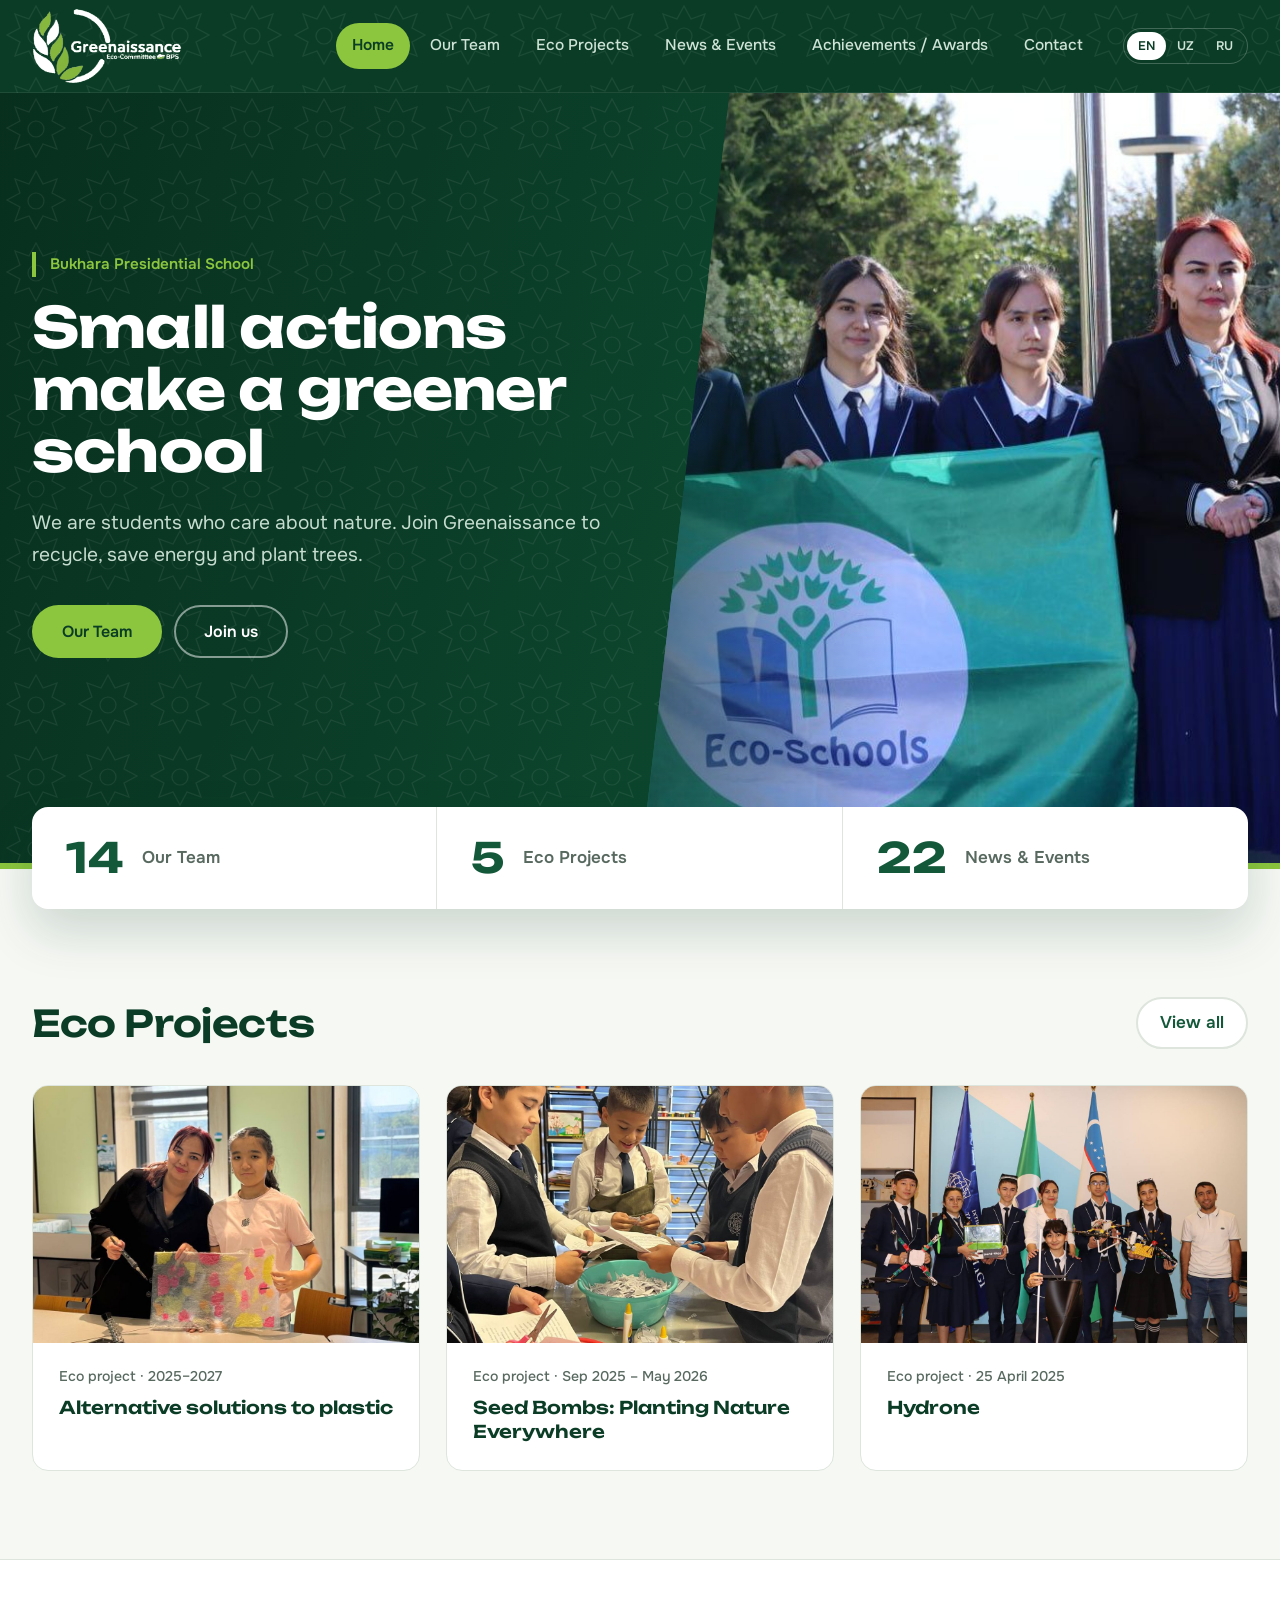
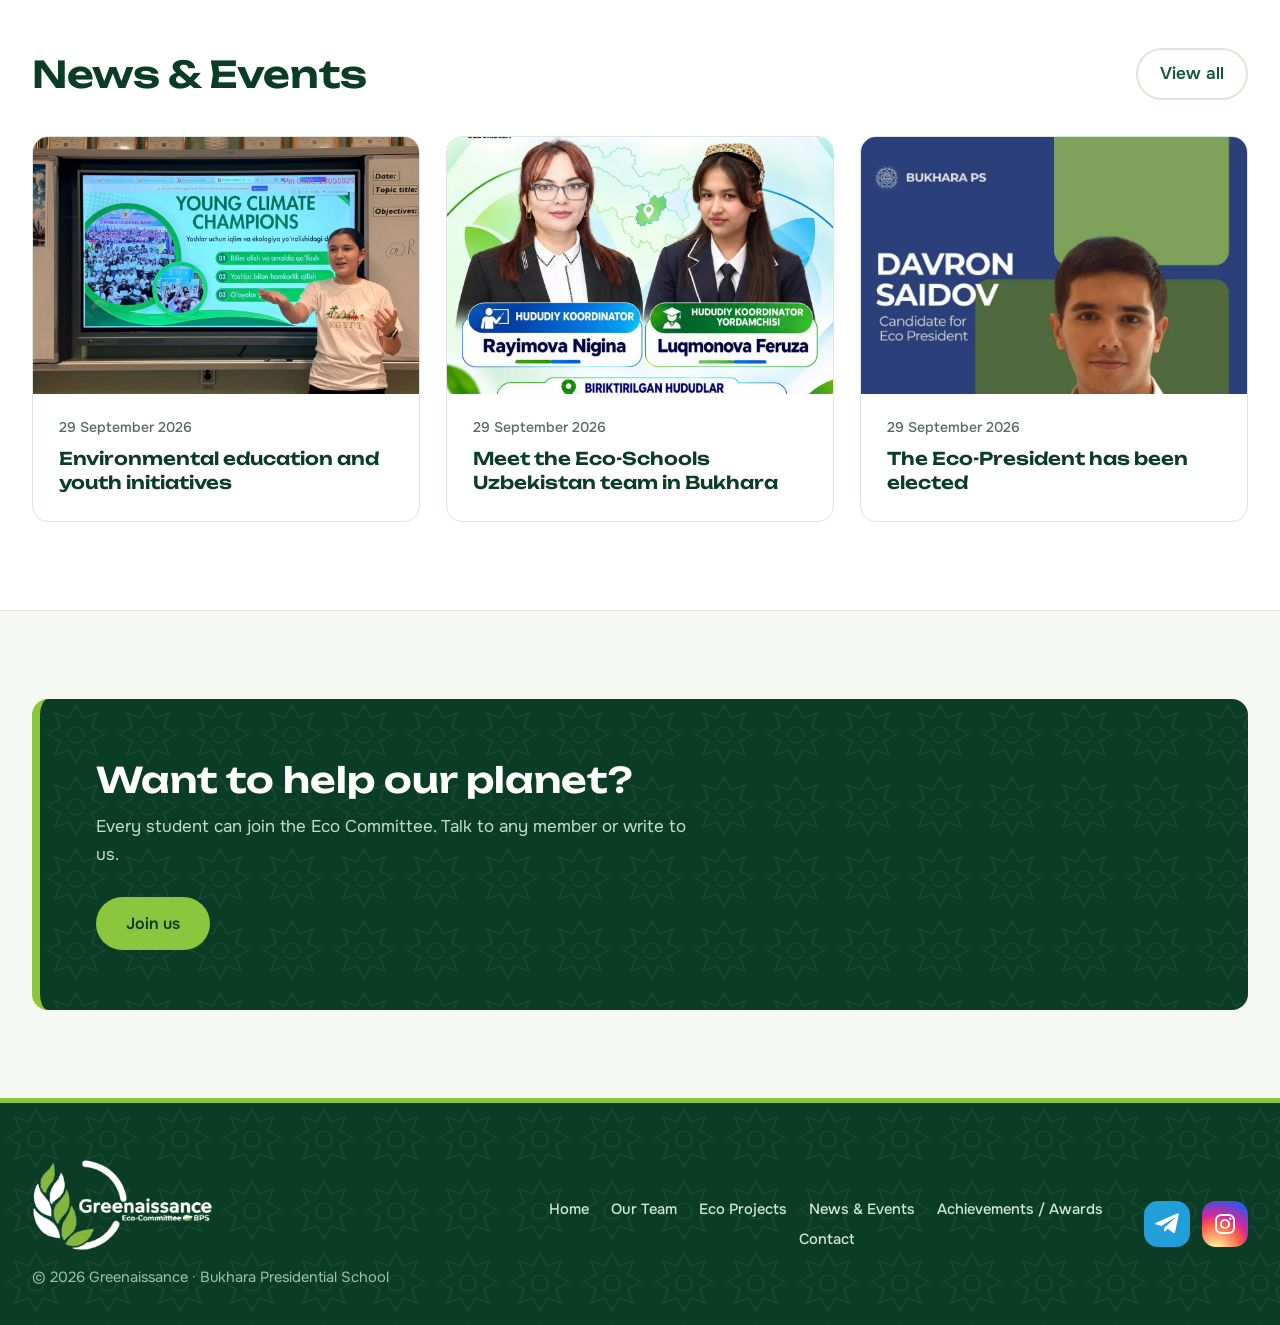
<file: index.html>
<!DOCTYPE html>
<html lang="en">
<head>
  <meta charset="UTF-8">
  <meta name="viewport" content="width=device-width, initial-scale=1">
  <title>Greenaissance | Eco Committee</title>
  <meta name="description" content="School Eco Committee: recycling, school garden, saving energy and clean-up days.">
  <link rel="icon" href="favicon.png">
  <link rel="stylesheet" href="style.css?v=1792944281">
</head>
<body data-title="nav_home">
  <header class="site-header" id="site-header"></header>

  <main>
    <section class="hero">
      <div class="container">
        <div class="hero-text">
          <span class="badge-school" data-i18n="school_name"></span>
          <h1 data-i18n="hero_title"></h1>
          <p data-i18n="hero_text"></p>
          <div class="hero-buttons">
            <a class="btn btn-primary" href="team" data-i18n="nav_team"></a>
            <a class="btn btn-outline" href="contact" data-i18n="btn_join"></a>
          </div>
        </div>
      </div>
      <div class="hero-photo" aria-hidden="true"><img src="img/n05-2.jpg" alt=""></div>
    </section>

    <div class="facts">
      <div class="container">
        <a class="fact" href="team"><b>14</b><span data-i18n="nav_team"></span></a>
        <a class="fact" href="projects"><b>5</b><span data-i18n="nav_projects"></span></a>
        <a class="fact" href="news"><b>22</b><span data-i18n="nav_news"></span></a>
      </div>
    </div>

    <section>
      <div class="container">
        <div class="head"><h2 class="section-title" data-i18n="nav_projects"></h2><a class="more" href="projects" data-i18n="see_all"></a></div>
        <div class="grid grid-3">
          <a class="tease" href="projects"><img src="img/pr5-1.jpg" alt="" loading="lazy"><div><small data-i18n="pr5_tag"></small><h3 data-i18n="pr5_title"></h3></div></a>
          <a class="tease" href="projects"><img src="img/pr2-1.jpg" alt="" loading="lazy"><div><small data-i18n="pr2_tag"></small><h3 data-i18n="pr2_title"></h3></div></a>
          <a class="tease" href="projects"><img src="img/pr3-1.jpg" alt="" loading="lazy"><div><small data-i18n="pr3_tag"></small><h3 data-i18n="pr3_title"></h3></div></a>
        </div>
      </div>
    </section>

    <section class="alt">
      <div class="container">
        <div class="head"><h2 class="section-title" data-i18n="nav_news"></h2><a class="more" href="news" data-i18n="see_all"></a></div>
        <div class="grid grid-3">
          <a class="tease" href="news"><img src="img/n21-1.jpg" alt="" loading="lazy"><div><small data-i18n="p21_date"></small><h3 data-i18n="p21_title"></h3></div></a>
          <a class="tease" href="news"><img src="img/n20-1.jpg" alt="" loading="lazy"><div><small data-i18n="p20_date"></small><h3 data-i18n="p20_title"></h3></div></a>
          <a class="tease" href="news"><img src="img/n19-1.jpg" alt="" loading="lazy" style="object-position:top"><div><small data-i18n="p19_date"></small><h3 data-i18n="p19_title"></h3></div></a>
        </div>
      </div>
    </section>

    <section>
      <div class="container">
        <div class="cta">
          <h2 data-i18n="cta_title"></h2>
          <p data-i18n="cta_text"></p>
          <a class="btn btn-green" href="contact" data-i18n="btn_join"></a>
        </div>
      </div>
    </section>
  </main>

  <footer class="site-footer" id="site-footer"></footer>
  <script src="translations.js?v=1792944281"></script>
  <script src="main.js?v=1792944281"></script>
</body>
</html>
</file>
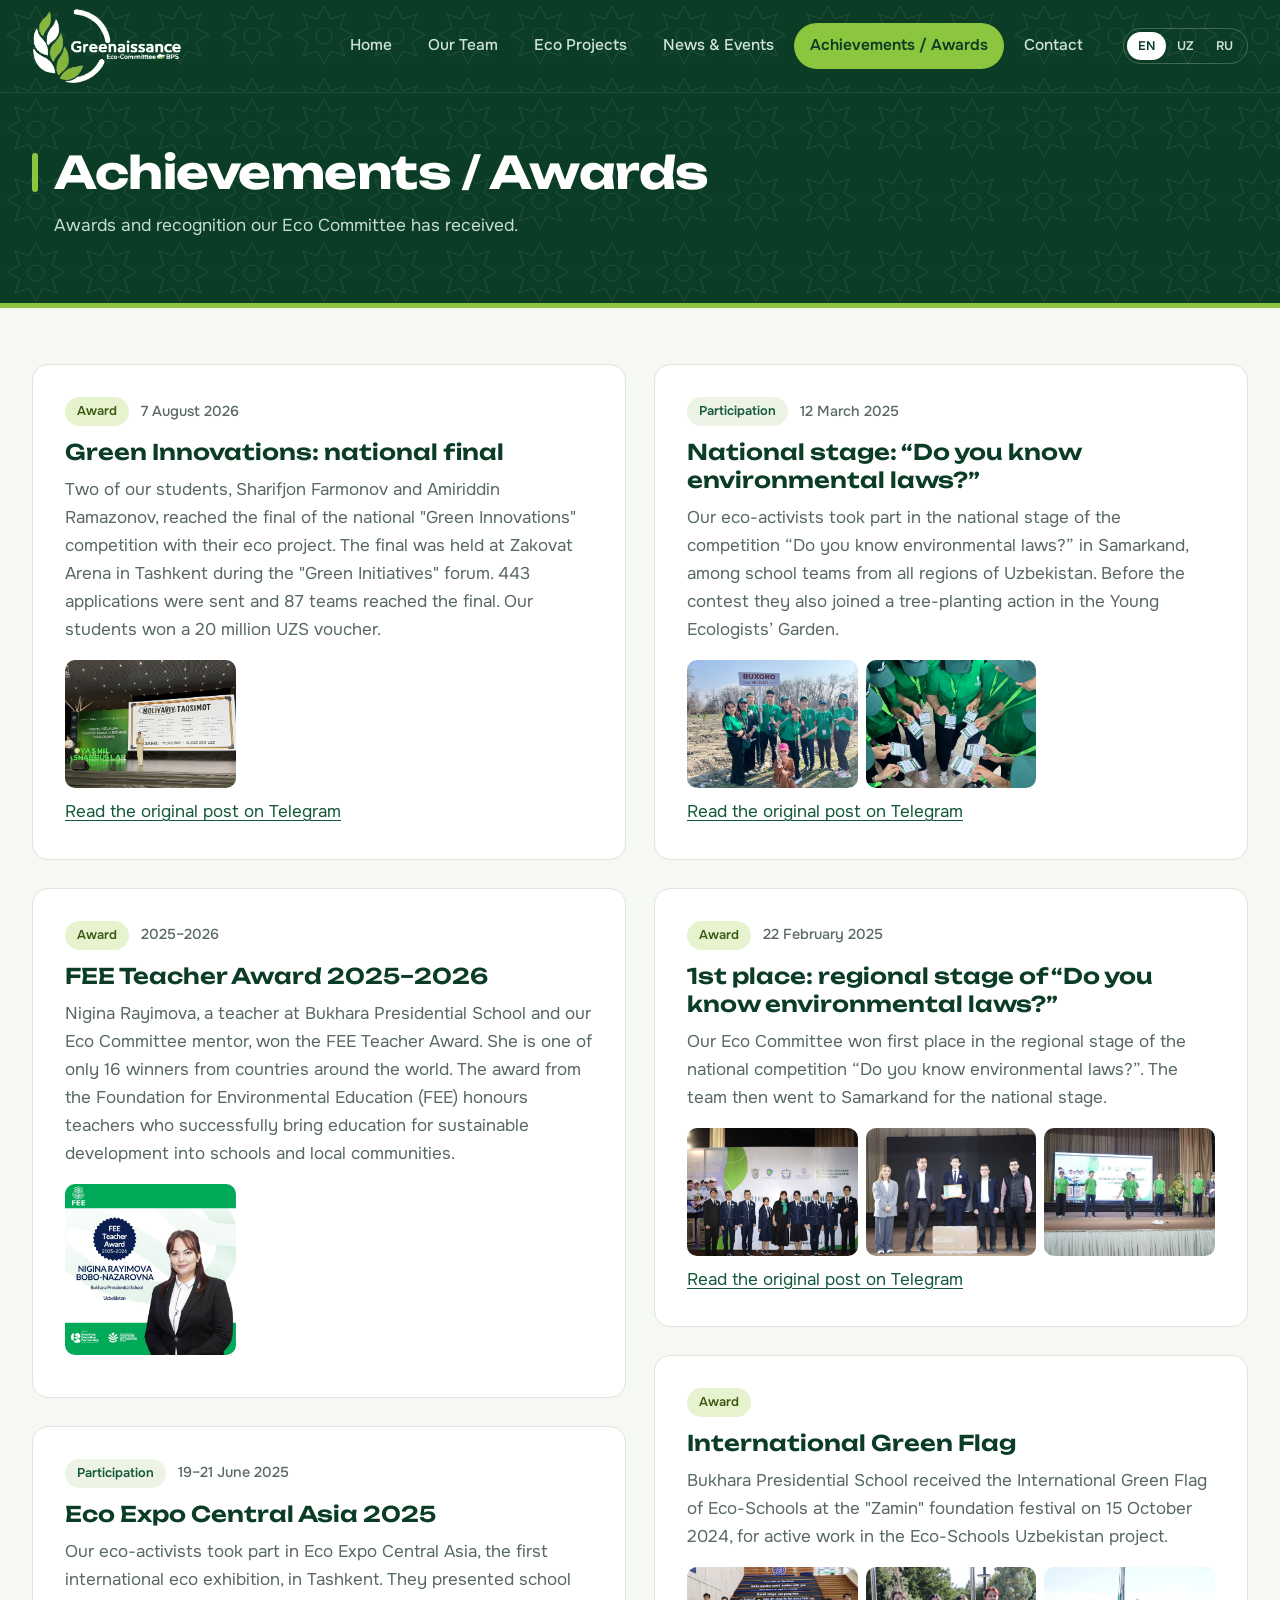
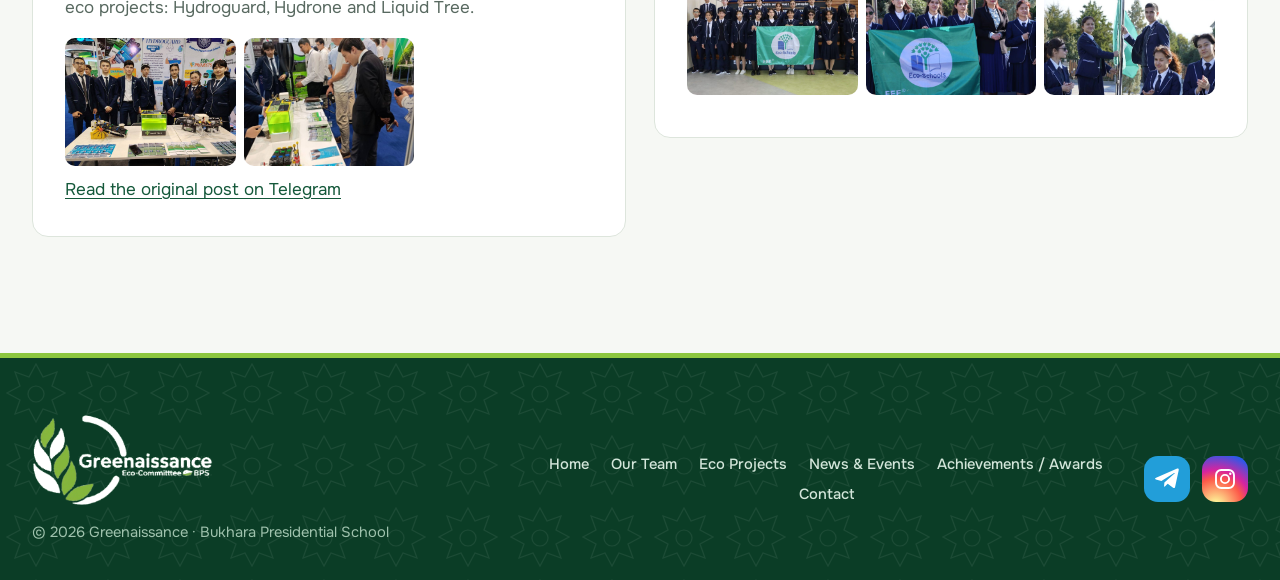
<file: achievements.html>
<!DOCTYPE html>
<html lang="en">
<head>
  <meta charset="UTF-8">
  <meta name="viewport" content="width=device-width, initial-scale=1">
  <title>Achievements / Awards | Greenaissance</title>
  <link rel="stylesheet" href="style.css?v=1792944281">
</head>
<body data-title="nav_awards">
  <header class="site-header" id="site-header"></header>

  <main>
    <div class="page-title">
      <div class="container">
        <h1 data-i18n="awards_title"></h1>
        <p data-i18n="awards_intro"></p>
      </div>
    </div>

    <section>
      <div class="container grid">
        <article class="card award-card">
          <div class="news-meta"><span class="tag tag-event" data-i18n="tag_award"></span><span data-i18n="a4_date"></span></div>
          <h3 data-i18n="a4_title"></h3>
          <p data-i18n="a4_text"></p>
          <div class="gallery">
            <a href="img/a4-1.jpg" target="_blank" rel="noopener"><img src="img/a4-1.jpg" alt="" loading="lazy"></a>
          </div>
          <p><a href="https://t.me/pmbuxoro/24598" target="_blank" rel="noopener" data-i18n="link_orig"></a></p>
        </article>
        <article class="card award-card">
          <div class="news-meta"><span class="tag tag-event" data-i18n="tag_award"></span><span data-i18n="a3_date"></span></div>
          <h3 data-i18n="a3_title"></h3>
          <p data-i18n="a3_text"></p>
          <div class="gallery sq">
            <a href="img/a3-1.jpg" target="_blank" rel="noopener"><img src="img/a3-1.jpg" alt="" loading="lazy"></a>
          </div>
        </article>
        <article class="card award-card">
          <div class="news-meta"><span class="tag" data-i18n="tag_part"></span><span data-i18n="a2_date"></span></div>
          <h3 data-i18n="a2_title"></h3>
          <p data-i18n="a2_text"></p>
          <div class="gallery">
            <a href="img/a2-1.jpg" target="_blank" rel="noopener"><img src="img/a2-1.jpg" alt="" loading="lazy"></a>
            <a href="img/a2-2.jpg" target="_blank" rel="noopener"><img src="img/a2-2.jpg" alt="" loading="lazy"></a>
          </div>
          <p><a href="https://t.me/pmbuxoro/19029" target="_blank" rel="noopener" data-i18n="link_orig"></a></p>
        </article>
        <article class="card award-card">
          <div class="news-meta"><span class="tag" data-i18n="tag_part"></span><span data-i18n="a5_date"></span></div>
          <h3 data-i18n="a5_title"></h3>
          <p data-i18n="a5_text"></p>
          <div class="gallery">
            <a href="img/a5-1.jpg" target="_blank" rel="noopener"><img src="img/a5-1.jpg" alt="" loading="lazy"></a>
            <a href="img/a5-2.jpg" target="_blank" rel="noopener"><img src="img/a5-2.jpg" alt="" loading="lazy"></a>
          </div>
          <p><a href="https://t.me/pmbuxoro/17443" target="_blank" rel="noopener" data-i18n="link_orig"></a></p>
        </article>
        <article class="card award-card">
          <div class="news-meta"><span class="tag tag-event" data-i18n="tag_award"></span><span data-i18n="a6_date"></span></div>
          <h3 data-i18n="a6_title"></h3>
          <p data-i18n="a6_text"></p>
          <div class="gallery">
            <a href="img/a6-1.jpg" target="_blank" rel="noopener"><img src="img/a6-1.jpg" alt="" loading="lazy"></a>
            <a href="img/a6-2.jpg" target="_blank" rel="noopener"><img src="img/a6-2.jpg" alt="" loading="lazy"></a>
            <a href="img/a6-3.jpg" target="_blank" rel="noopener"><img src="img/a6-3.jpg" alt="" loading="lazy"></a>
          </div>
          <p><a href="https://t.me/pmbuxoro/17208" target="_blank" rel="noopener" data-i18n="link_orig"></a></p>
        </article>
        <article class="card award-card">
          <div class="news-meta"><span class="tag tag-event" data-i18n="tag_award"></span></div>
          <h3 data-i18n="a1_title"></h3>
          <p data-i18n="a1_text"></p>
          <div class="gallery">
            <a href="img/n05-1.jpg" target="_blank" rel="noopener"><img src="img/n05-1.jpg" alt="" loading="lazy"></a>
            <a href="img/n05-2.jpg" target="_blank" rel="noopener"><img src="img/n05-2.jpg" alt="" loading="lazy"></a>
            <a href="img/n05-3.jpg" target="_blank" rel="noopener"><img src="img/n05-3.jpg" alt="" loading="lazy"></a>
          </div>
        </article>
      </div>
    </section>
  </main>

  <footer class="site-footer" id="site-footer"></footer>
  <script src="translations.js?v=1792944281"></script>
  <script src="main.js?v=1792944281"></script>
</body>
</html>
</file>
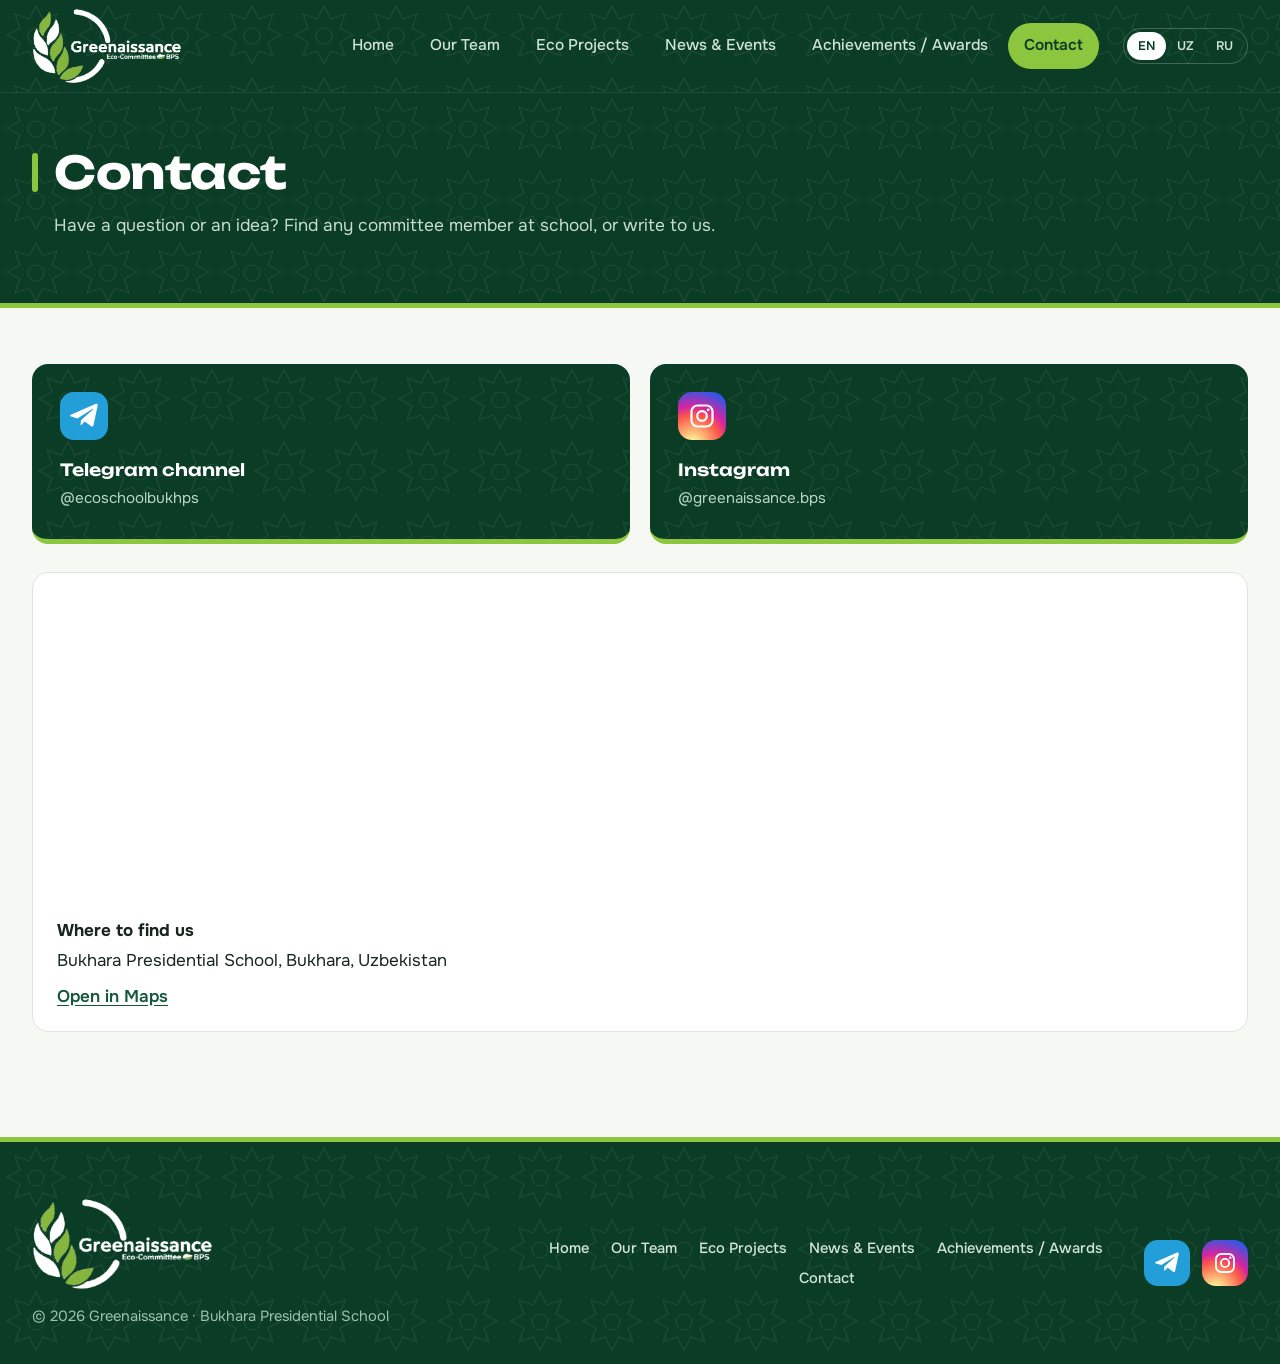
<file: contact.html>
<!DOCTYPE html>
<html lang="en">
<head>
  <meta charset="UTF-8">
  <meta name="viewport" content="width=device-width, initial-scale=1">
  <title>Contact | Greenaissance</title>
  <link rel="icon" href="favicon.png">
  <link rel="stylesheet" href="style.css?v=1792944281">
</head>
<body data-title="nav_contact">
  <header class="site-header" id="site-header"></header>

  <main>
    <div class="page-title">
      <div class="container">
        <h1 data-i18n="contact_title"></h1>
        <p data-i18n="contact_intro"></p>
      </div>
    </div>

    <section>
      <div class="container">
        <div class="channels">
          <a class="channel" id="cc-telegram" href="#" target="_blank" rel="noopener"><span class="ch-ico brand-tg"><svg viewBox="0 0 24 24" aria-hidden="true"><path fill="#fff" d="M9.4 15.6l-.4 4.1c.6 0 .8-.3 1.1-.5l2.6-2.4 5.4 4c1 .5 1.7.3 2-.9l3.6-16.7c.3-1.5-.5-2-1.5-1.7L1.1 10.7c-1.4.5-1.4 1.3-.2 1.7l5.5 1.7 12.7-8c.6-.4 1.1-.2.7.2z"/></svg></span><strong data-i18n="c_tg_label"></strong><small data-i18n="c_tg_text"></small></a>
          <a class="channel hidden" id="cc-instagram" href="#" target="_blank" rel="noopener"><span class="ch-ico brand-ig"><svg viewBox="0 0 24 24" aria-hidden="true" fill="none" stroke="#fff" stroke-width="1.9"><rect x="3" y="3" width="18" height="18" rx="5.2"/><circle cx="12" cy="12" r="4.1"/><circle cx="17.3" cy="6.7" r="1.2" fill="#fff" stroke="none"/></svg></span><strong>Instagram</strong><small data-i18n="c_ig_text"></small></a>
          <a class="channel hidden" id="cc-email" href="#"><span class="ch-ico">✉️</span><strong data-i18n="label_email"></strong><small id="cc-email-val"></small></a>
        </div>

        <div class="contact-main">
          <div class="map-card">
            <iframe title="Map" loading="lazy" referrerpolicy="no-referrer-when-downgrade" src="https://maps.google.com/maps?q=Bukhara+Presidential+School&amp;output=embed"></iframe>
            <div class="map-info"><strong data-i18n="c_pl_label"></strong><span data-i18n="c_pl_text"></span>
              <a href="https://maps.google.com/?q=Bukhara+Presidential+School" target="_blank" rel="noopener" data-i18n="c_map_open"></a></div>
          </div>
          <div class="card" id="contact-form-card">
            <h3 data-i18n="c_form_title"></h3>
            <form id="contact-form">
              <label for="f-name" data-i18n="form_name"></label>
              <input id="f-name" name="name" type="text" required>
              <label for="f-email" data-i18n="form_email"></label>
              <input id="f-email" name="email" type="email" required>
              <label for="f-msg" data-i18n="form_message"></label>
              <textarea id="f-msg" name="message" rows="5" required></textarea>
              <p style="margin-top:16px"><button class="btn btn-green" type="submit" data-i18n="form_send"></button></p>
              <p class="form-note" data-i18n="form_note"></p>
            </form>
          </div>
        </div>
        <div id="contact-info-card" class="hidden"><ul id="contact-list"><li id="contact-email-item"><a id="contact-email"></a></li><li id="contact-phone-item"><a id="contact-phone"></a></li></ul><p id="contact-soon"></p></div>
      </div>
    </section>
  </main>

  <footer class="site-footer" id="site-footer"></footer>
  <script src="translations.js?v=1792944281"></script>
  <script src="main.js?v=1792944281"></script>
</body>
</html>
</file>
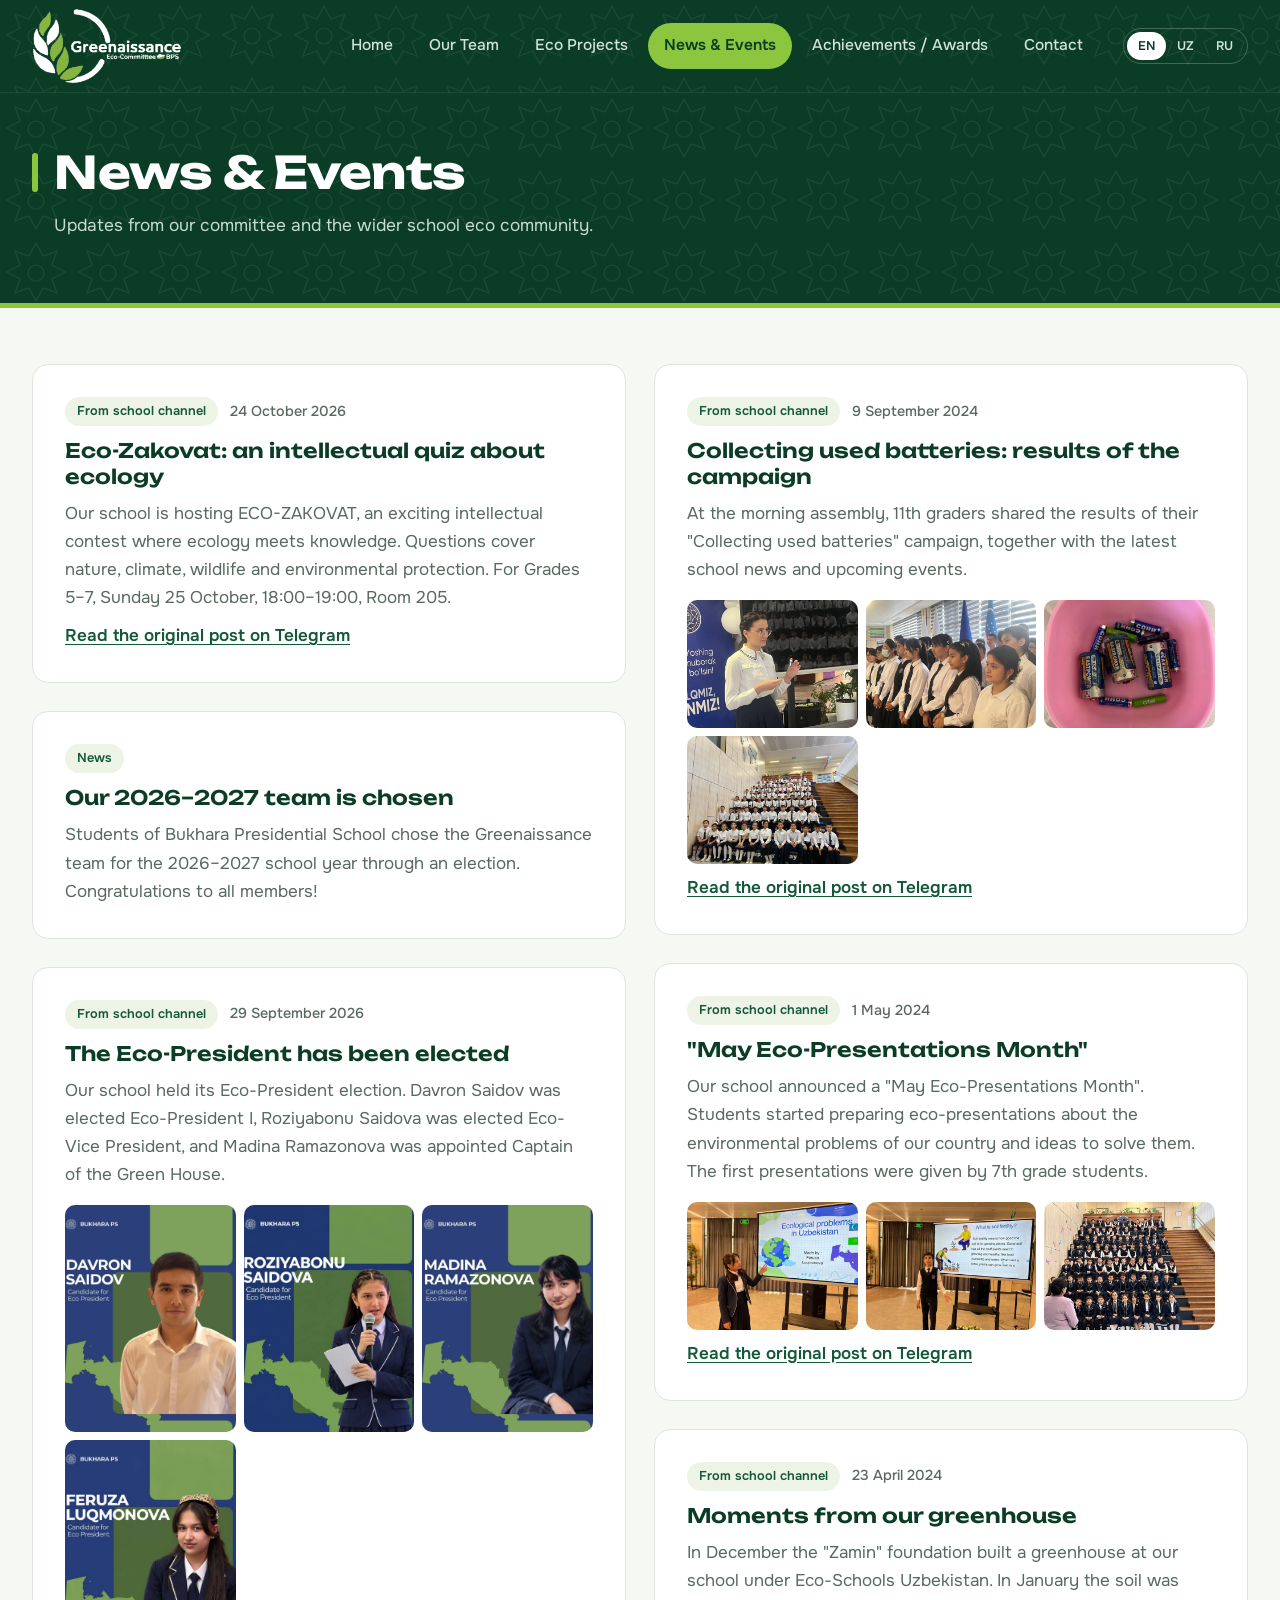
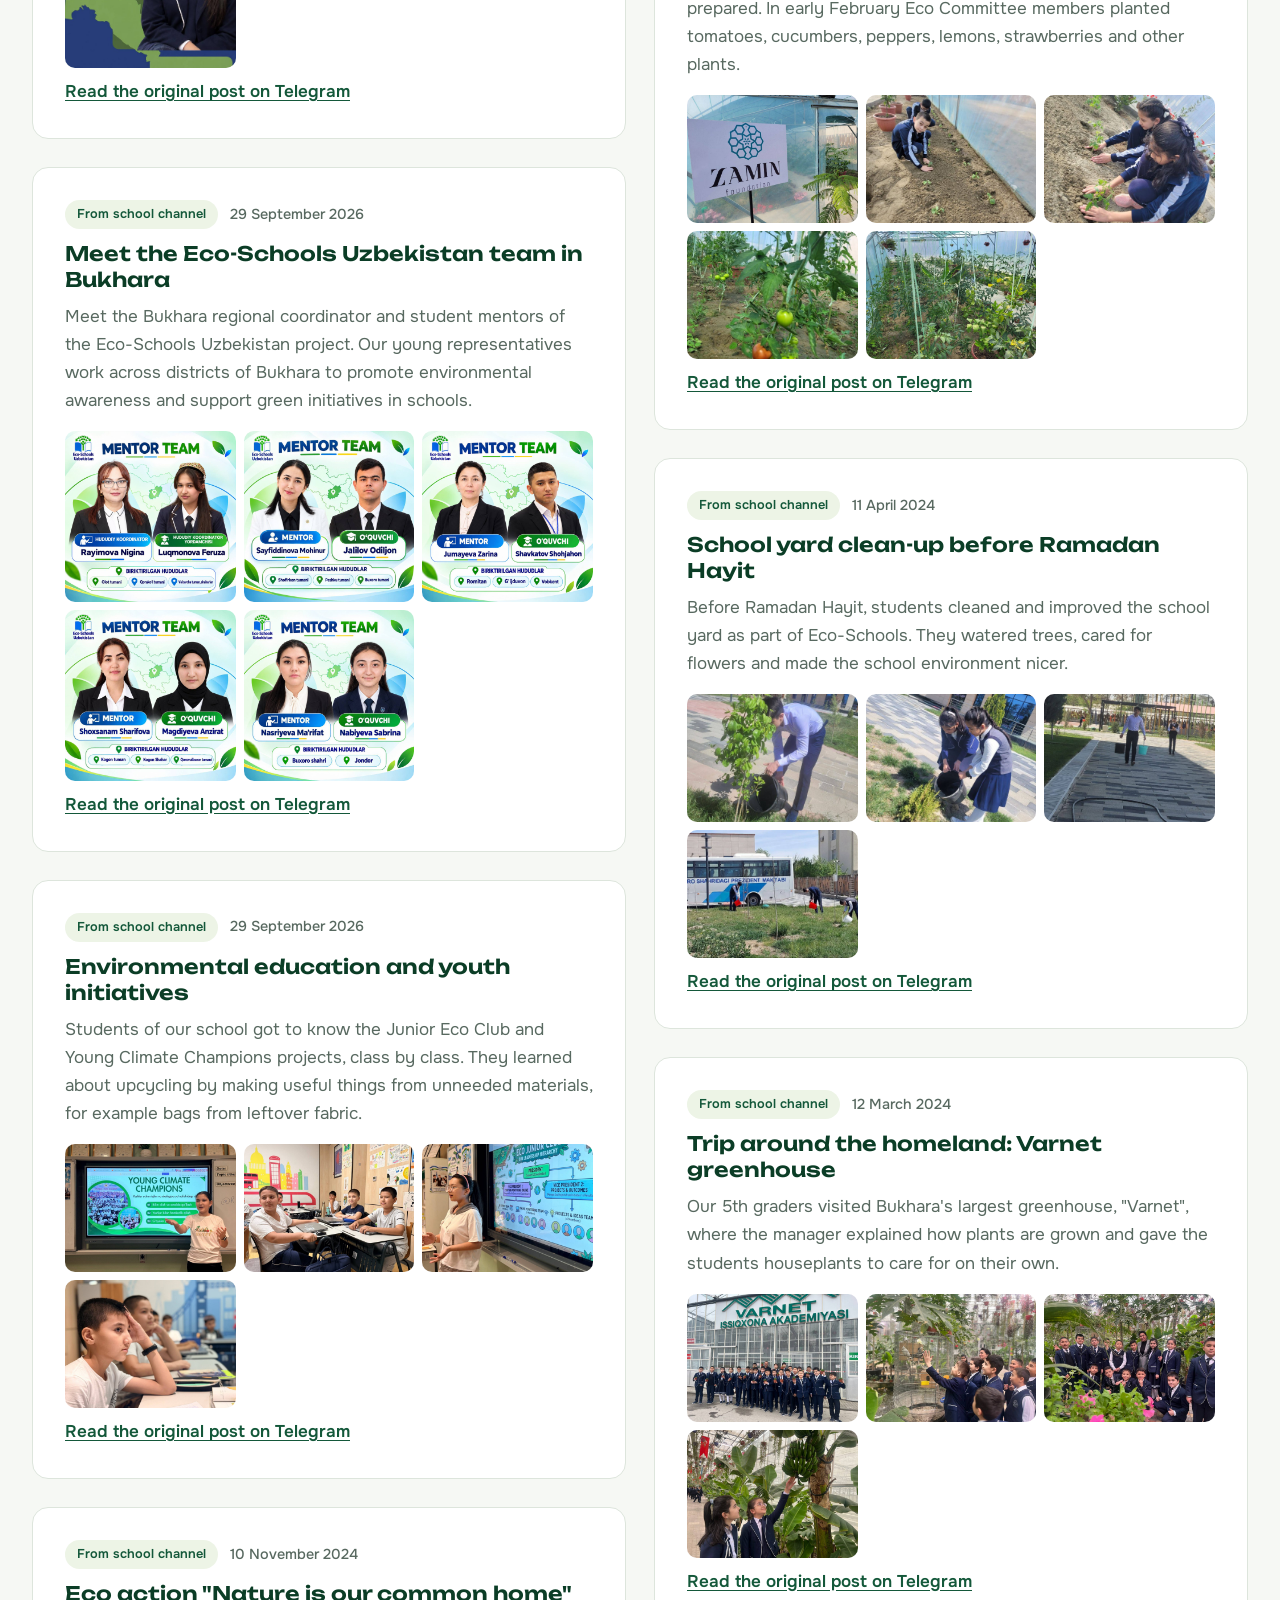
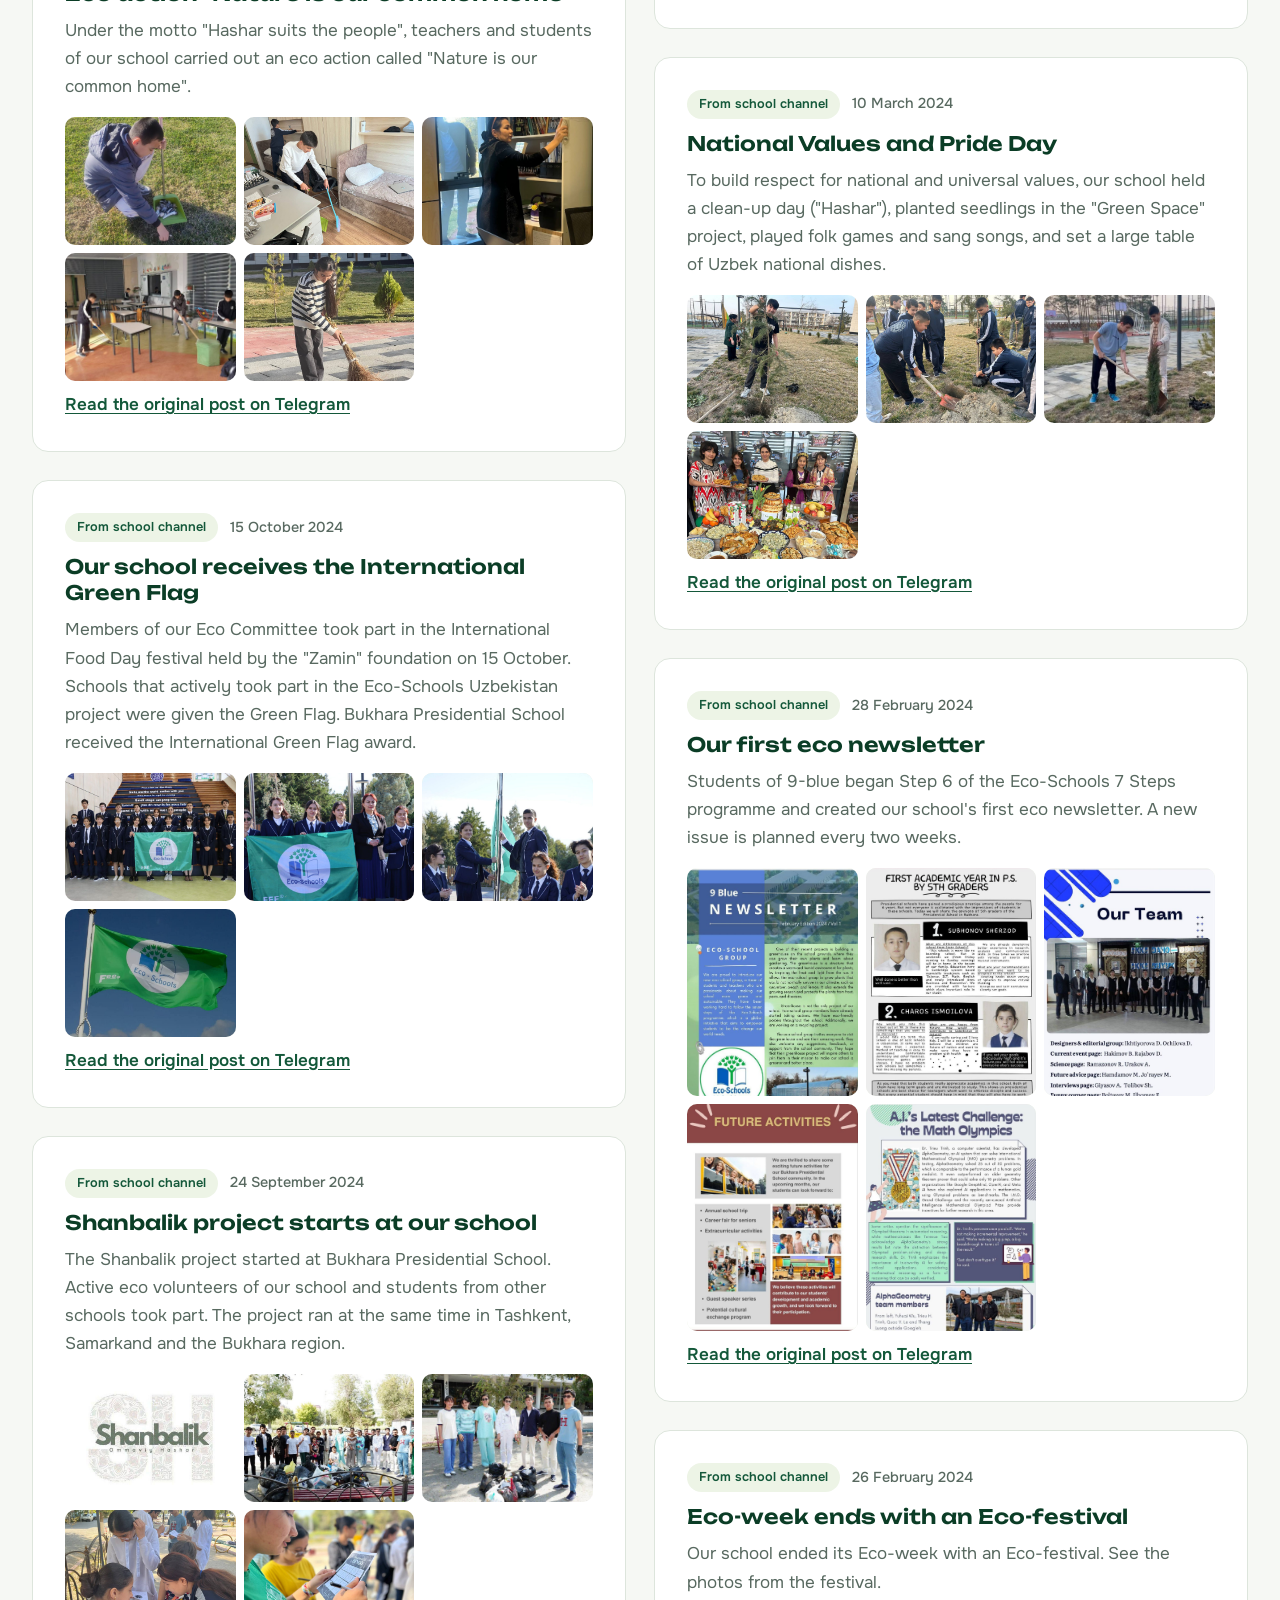
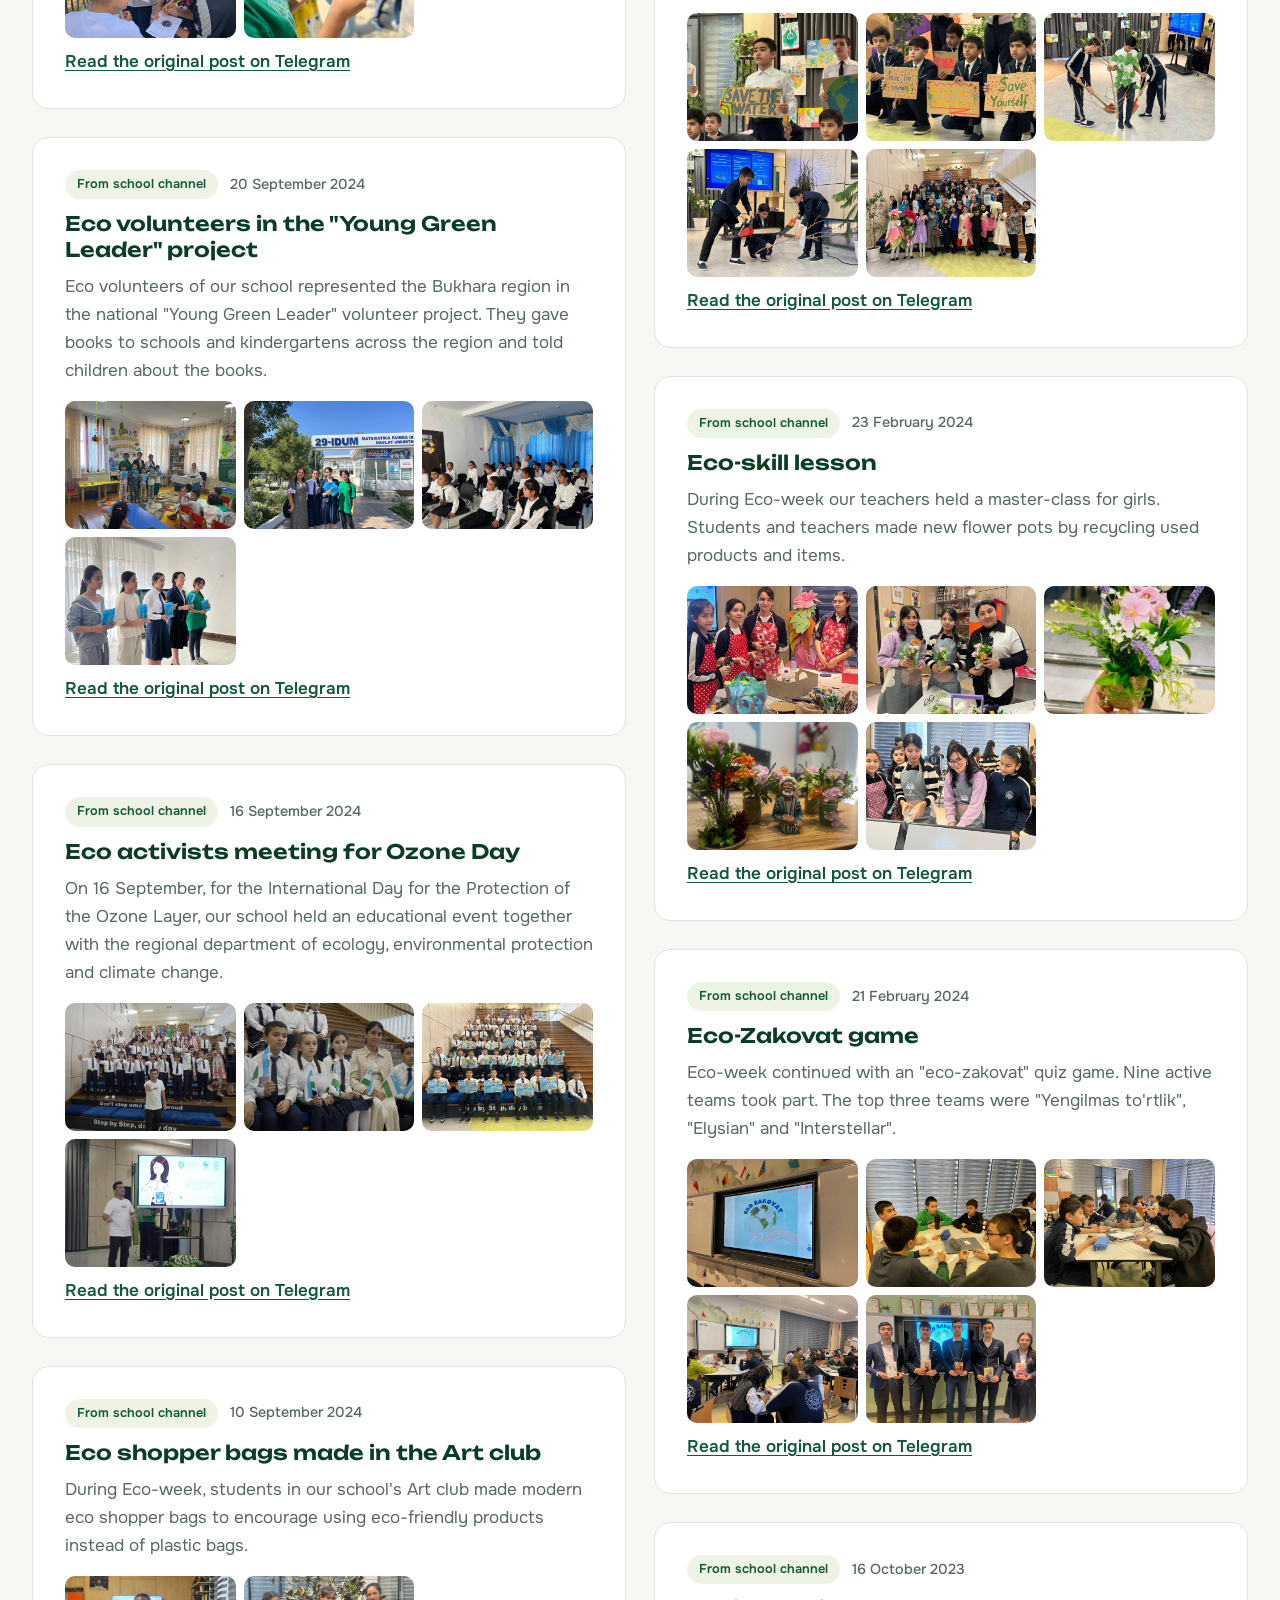
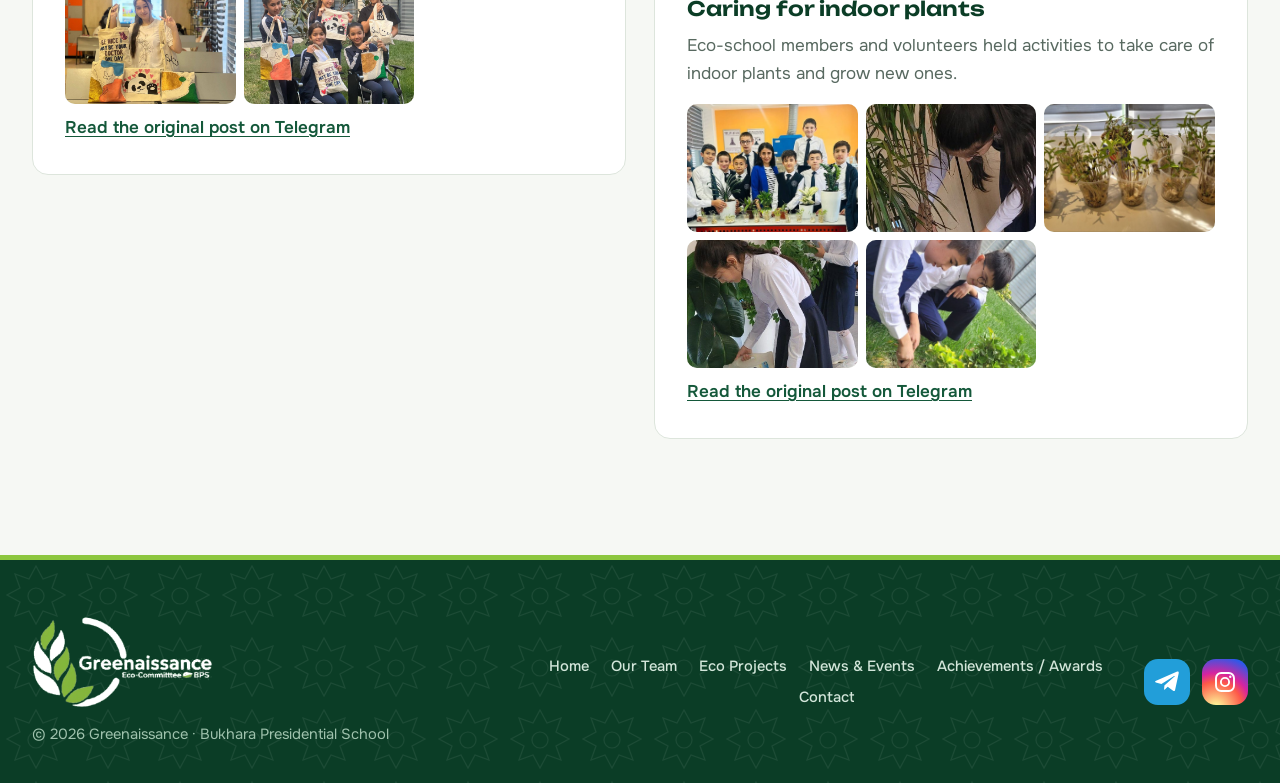
<file: news.html>
<!DOCTYPE html>
<html lang="en">
<head>
  <meta charset="UTF-8">
  <meta name="viewport" content="width=device-width, initial-scale=1">
  <title>News & Events | Greenaissance</title>
  <link rel="icon" href="favicon.png">
  <link rel="stylesheet" href="style.css?v=1792944281">
</head>
<body data-title="nav_news">
  <header class="site-header" id="site-header"></header>

  <main>
    <div class="page-title">
      <div class="container">
        <h1 data-i18n="news_title"></h1>
        <p data-i18n="news_intro"></p>
      </div>
    </div>

    <section>
      <div class="container grid">
        <article class="card news-item">
          <div class="news-meta"><span class="tag" data-i18n="tag_post"></span><span data-i18n="p18_date"></span></div>
          <h3 data-i18n="p18_title"></h3><p data-i18n="p18_text"></p>
          <p><a href="https://t.me/pmbuxoro/25323" target="_blank" rel="noopener" data-i18n="link_orig"></a></p>
        </article>
        <article class="card news-item">
          <div class="news-meta"><span class="tag" data-i18n="tag_news"></span></div>
          <h3 data-i18n="n1_title"></h3><p data-i18n="n1_text"></p>
        </article>
        <article class="card news-item">
          <div class="news-meta"><span class="tag" data-i18n="tag_post"></span><span data-i18n="p19_date"></span></div>
          <h3 data-i18n="p19_title"></h3><p data-i18n="p19_text"></p>
          <div class="gallery docs">
            <a href="img/n19-1.jpg" target="_blank" rel="noopener"><img src="img/n19-1.jpg" alt="" loading="lazy"></a>
            <a href="img/n19-2.jpg" target="_blank" rel="noopener"><img src="img/n19-2.jpg" alt="" loading="lazy"></a>
            <a href="img/n19-3.jpg" target="_blank" rel="noopener"><img src="img/n19-3.jpg" alt="" loading="lazy"></a>
            <a href="img/n19-4.jpg" target="_blank" rel="noopener"><img src="img/n19-4.jpg" alt="" loading="lazy"></a>
          </div>
          <p><a href="https://t.me/pmbuxoro/25009" target="_blank" rel="noopener" data-i18n="link_orig"></a></p>
        </article>
        <article class="card news-item">
          <div class="news-meta"><span class="tag" data-i18n="tag_post"></span><span data-i18n="p20_date"></span></div>
          <h3 data-i18n="p20_title"></h3><p data-i18n="p20_text"></p>
          <div class="gallery sq">
            <a href="img/n20-1.jpg" target="_blank" rel="noopener"><img src="img/n20-1.jpg" alt="" loading="lazy"></a>
            <a href="img/n20-2.jpg" target="_blank" rel="noopener"><img src="img/n20-2.jpg" alt="" loading="lazy"></a>
            <a href="img/n20-3.jpg" target="_blank" rel="noopener"><img src="img/n20-3.jpg" alt="" loading="lazy"></a>
            <a href="img/n20-4.jpg" target="_blank" rel="noopener"><img src="img/n20-4.jpg" alt="" loading="lazy"></a>
            <a href="img/n20-5.jpg" target="_blank" rel="noopener"><img src="img/n20-5.jpg" alt="" loading="lazy"></a>
          </div>
          <p><a href="https://t.me/pmbuxoro/25004" target="_blank" rel="noopener" data-i18n="link_orig"></a></p>
        </article>
        <article class="card news-item">
          <div class="news-meta"><span class="tag" data-i18n="tag_post"></span><span data-i18n="p21_date"></span></div>
          <h3 data-i18n="p21_title"></h3><p data-i18n="p21_text"></p>
          <div class="gallery">
            <a href="img/n21-1.jpg" target="_blank" rel="noopener"><img src="img/n21-1.jpg" alt="" loading="lazy"></a>
            <a href="img/n21-2.jpg" target="_blank" rel="noopener"><img src="img/n21-2.jpg" alt="" loading="lazy"></a>
            <a href="img/n21-3.jpg" target="_blank" rel="noopener"><img src="img/n21-3.jpg" alt="" loading="lazy"></a>
            <a href="img/n21-4.jpg" target="_blank" rel="noopener"><img src="img/n21-4.jpg" alt="" loading="lazy"></a>
          </div>
          <p><a href="https://t.me/pmbuxoro/24994" target="_blank" rel="noopener" data-i18n="link_orig"></a></p>
        </article>
        <article class="card news-item">
          <div class="news-meta"><span class="tag" data-i18n="tag_post"></span><span data-i18n="p4_date"></span></div>
          <h3 data-i18n="p4_title"></h3><p data-i18n="p4_text"></p>
          <div class="gallery">
            <a href="img/n04-1.jpg" target="_blank" rel="noopener"><img src="img/n04-1.jpg" alt="" loading="lazy"></a>
            <a href="img/n04-2.jpg" target="_blank" rel="noopener"><img src="img/n04-2.jpg" alt="" loading="lazy"></a>
            <a href="img/n04-3.jpg" target="_blank" rel="noopener"><img src="img/n04-3.jpg" alt="" loading="lazy"></a>
            <a href="img/n04-4.jpg" target="_blank" rel="noopener"><img src="img/n04-4.jpg" alt="" loading="lazy"></a>
            <a href="img/n04-5.jpg" target="_blank" rel="noopener"><img src="img/n04-5.jpg" alt="" loading="lazy"></a>
          </div>
          <p><a href="https://t.me/pmbuxoro/15264" target="_blank" rel="noopener" data-i18n="link_orig"></a></p>
        </article>
        <article class="card news-item">
          <div class="news-meta"><span class="tag" data-i18n="tag_post"></span><span data-i18n="p5_date"></span></div>
          <h3 data-i18n="p5_title"></h3><p data-i18n="p5_text"></p>
          <div class="gallery">
            <a href="img/n05-1.jpg" target="_blank" rel="noopener"><img src="img/n05-1.jpg" alt="" loading="lazy"></a>
            <a href="img/n05-2.jpg" target="_blank" rel="noopener"><img src="img/n05-2.jpg" alt="" loading="lazy"></a>
            <a href="img/n05-3.jpg" target="_blank" rel="noopener"><img src="img/n05-3.jpg" alt="" loading="lazy"></a>
            <a href="img/n05-4.jpg" target="_blank" rel="noopener"><img src="img/n05-4.jpg" alt="" loading="lazy"></a>
          </div>
          <p><a href="https://t.me/pmbuxoro/14886" target="_blank" rel="noopener" data-i18n="link_orig"></a></p>
        </article>
        <article class="card news-item">
          <div class="news-meta"><span class="tag" data-i18n="tag_post"></span><span data-i18n="p1_date"></span></div>
          <h3 data-i18n="p1_title"></h3><p data-i18n="p1_text"></p>
          <div class="gallery">
            <a href="img/n01-1.jpg" target="_blank" rel="noopener"><img src="img/n01-1.jpg" alt="" loading="lazy"></a>
            <a href="img/n01-2.jpg" target="_blank" rel="noopener"><img src="img/n01-2.jpg" alt="" loading="lazy"></a>
            <a href="img/n01-3.jpg" target="_blank" rel="noopener"><img src="img/n01-3.jpg" alt="" loading="lazy"></a>
            <a href="img/n01-4.jpg" target="_blank" rel="noopener"><img src="img/n01-4.jpg" alt="" loading="lazy"></a>
            <a href="img/n01-5.jpg" target="_blank" rel="noopener"><img src="img/n01-5.jpg" alt="" loading="lazy"></a>
          </div>
          <p><a href="https://t.me/pmbuxoro/14434" target="_blank" rel="noopener" data-i18n="link_orig"></a></p>
        </article>
        <article class="card news-item">
          <div class="news-meta"><span class="tag" data-i18n="tag_post"></span><span data-i18n="p6_date"></span></div>
          <h3 data-i18n="p6_title"></h3><p data-i18n="p6_text"></p>
          <div class="gallery">
            <a href="img/n06-1.jpg" target="_blank" rel="noopener"><img src="img/n06-1.jpg" alt="" loading="lazy"></a>
            <a href="img/n06-2.jpg" target="_blank" rel="noopener"><img src="img/n06-2.jpg" alt="" loading="lazy"></a>
            <a href="img/n06-3.jpg" target="_blank" rel="noopener"><img src="img/n06-3.jpg" alt="" loading="lazy"></a>
            <a href="img/n06-4.jpg" target="_blank" rel="noopener"><img src="img/n06-4.jpg" alt="" loading="lazy"></a>
          </div>
          <p><a href="https://t.me/pmbuxoro/14396" target="_blank" rel="noopener" data-i18n="link_orig"></a></p>
        </article>
        <article class="card news-item">
          <div class="news-meta"><span class="tag" data-i18n="tag_post"></span><span data-i18n="p7_date"></span></div>
          <h3 data-i18n="p7_title"></h3><p data-i18n="p7_text"></p>
          <div class="gallery">
            <a href="img/n07-1.jpg" target="_blank" rel="noopener"><img src="img/n07-1.jpg" alt="" loading="lazy"></a>
            <a href="img/n07-2.jpg" target="_blank" rel="noopener"><img src="img/n07-2.jpg" alt="" loading="lazy"></a>
            <a href="img/n07-3.jpg" target="_blank" rel="noopener"><img src="img/n07-3.jpg" alt="" loading="lazy"></a>
            <a href="img/n07-4.jpg" target="_blank" rel="noopener"><img src="img/n07-4.jpg" alt="" loading="lazy"></a>
          </div>
          <p><a href="https://t.me/pmbuxoro/14318" target="_blank" rel="noopener" data-i18n="link_orig"></a></p>
        </article>
        <article class="card news-item">
          <div class="news-meta"><span class="tag" data-i18n="tag_post"></span><span data-i18n="p14_date"></span></div>
          <h3 data-i18n="p14_title"></h3><p data-i18n="p14_text"></p>
          <div class="gallery">
            <a href="img/n14-1.jpg" target="_blank" rel="noopener"><img src="img/n14-1.jpg" alt="" loading="lazy"></a>
            <a href="img/n14-2.jpg" target="_blank" rel="noopener"><img src="img/n14-2.jpg" alt="" loading="lazy"></a>
          </div>
          <p><a href="https://t.me/pmbuxoro/14237" target="_blank" rel="noopener" data-i18n="link_orig"></a></p>
        </article>
        <article class="card news-item">
          <div class="news-meta"><span class="tag" data-i18n="tag_post"></span><span data-i18n="p15_date"></span></div>
          <h3 data-i18n="p15_title"></h3><p data-i18n="p15_text"></p>
          <div class="gallery">
            <a href="img/n15-1.jpg" target="_blank" rel="noopener"><img src="img/n15-1.jpg" alt="" loading="lazy"></a>
            <a href="img/n15-2.jpg" target="_blank" rel="noopener"><img src="img/n15-2.jpg" alt="" loading="lazy"></a>
            <a href="img/n15-3.jpg" target="_blank" rel="noopener"><img src="img/n15-3.jpg" alt="" loading="lazy"></a>
            <a href="img/n15-4.jpg" target="_blank" rel="noopener"><img src="img/n15-4.jpg" alt="" loading="lazy"></a>
          </div>
          <p><a href="https://t.me/pmbuxoro/14207" target="_blank" rel="noopener" data-i18n="link_orig"></a></p>
        </article>
        <article class="card news-item">
          <div class="news-meta"><span class="tag" data-i18n="tag_post"></span><span data-i18n="p8_date"></span></div>
          <h3 data-i18n="p8_title"></h3><p data-i18n="p8_text"></p>
          <div class="gallery">
            <a href="img/n08-1.jpg" target="_blank" rel="noopener"><img src="img/n08-1.jpg" alt="" loading="lazy"></a>
            <a href="img/n08-2.jpg" target="_blank" rel="noopener"><img src="img/n08-2.jpg" alt="" loading="lazy"></a>
            <a href="img/n08-3.jpg" target="_blank" rel="noopener"><img src="img/n08-3.jpg" alt="" loading="lazy"></a>
          </div>
          <p><a href="https://t.me/pmbuxoro/12457" target="_blank" rel="noopener" data-i18n="link_orig"></a></p>
        </article>
        <article class="card news-item">
          <div class="news-meta"><span class="tag" data-i18n="tag_post"></span><span data-i18n="p9_date"></span></div>
          <h3 data-i18n="p9_title"></h3><p data-i18n="p9_text"></p>
          <div class="gallery">
            <a href="img/n09-1.jpg" target="_blank" rel="noopener"><img src="img/n09-1.jpg" alt="" loading="lazy"></a>
            <a href="img/n09-2.jpg" target="_blank" rel="noopener"><img src="img/n09-2.jpg" alt="" loading="lazy"></a>
            <a href="img/n09-3.jpg" target="_blank" rel="noopener"><img src="img/n09-3.jpg" alt="" loading="lazy"></a>
            <a href="img/n09-4.jpg" target="_blank" rel="noopener"><img src="img/n09-4.jpg" alt="" loading="lazy"></a>
            <a href="img/n09-5.jpg" target="_blank" rel="noopener"><img src="img/n09-5.jpg" alt="" loading="lazy"></a>
          </div>
          <p><a href="https://t.me/pmbuxoro/12181" target="_blank" rel="noopener" data-i18n="link_orig"></a></p>
        </article>
        <article class="card news-item">
          <div class="news-meta"><span class="tag" data-i18n="tag_post"></span><span data-i18n="p2_date"></span></div>
          <h3 data-i18n="p2_title"></h3><p data-i18n="p2_text"></p>
          <div class="gallery">
            <a href="img/n02-1.jpg" target="_blank" rel="noopener"><img src="img/n02-1.jpg" alt="" loading="lazy"></a>
            <a href="img/n02-2.jpg" target="_blank" rel="noopener"><img src="img/n02-2.jpg" alt="" loading="lazy"></a>
            <a href="img/n02-3.jpg" target="_blank" rel="noopener"><img src="img/n02-3.jpg" alt="" loading="lazy"></a>
            <a href="img/n02-4.jpg" target="_blank" rel="noopener"><img src="img/n02-4.jpg" alt="" loading="lazy"></a>
          </div>
          <p><a href="https://t.me/pmbuxoro/11920" target="_blank" rel="noopener" data-i18n="link_orig"></a></p>
        </article>
        <article class="card news-item">
          <div class="news-meta"><span class="tag" data-i18n="tag_post"></span><span data-i18n="p16_date"></span></div>
          <h3 data-i18n="p16_title"></h3><p data-i18n="p16_text"></p>
          <div class="gallery">
            <a href="img/n16-1.jpg" target="_blank" rel="noopener"><img src="img/n16-1.jpg" alt="" loading="lazy"></a>
            <a href="img/n16-2.jpg" target="_blank" rel="noopener"><img src="img/n16-2.jpg" alt="" loading="lazy"></a>
            <a href="img/n16-3.jpg" target="_blank" rel="noopener"><img src="img/n16-3.jpg" alt="" loading="lazy"></a>
            <a href="img/n16-4.jpg" target="_blank" rel="noopener"><img src="img/n16-4.jpg" alt="" loading="lazy"></a>
          </div>
          <p><a href="https://t.me/pmbuxoro/11382" target="_blank" rel="noopener" data-i18n="link_orig"></a></p>
        </article>
        <article class="card news-item">
          <div class="news-meta"><span class="tag" data-i18n="tag_post"></span><span data-i18n="p3_date"></span></div>
          <h3 data-i18n="p3_title"></h3><p data-i18n="p3_text"></p>
          <div class="gallery">
            <a href="img/n03-1.jpg" target="_blank" rel="noopener"><img src="img/n03-1.jpg" alt="" loading="lazy"></a>
            <a href="img/n03-2.jpg" target="_blank" rel="noopener"><img src="img/n03-2.jpg" alt="" loading="lazy"></a>
            <a href="img/n03-3.jpg" target="_blank" rel="noopener"><img src="img/n03-3.jpg" alt="" loading="lazy"></a>
            <a href="img/n03-4.jpg" target="_blank" rel="noopener"><img src="img/n03-4.jpg" alt="" loading="lazy"></a>
          </div>
          <p><a href="https://t.me/pmbuxoro/11356" target="_blank" rel="noopener" data-i18n="link_orig"></a></p>
        </article>
        <article class="card news-item">
          <div class="news-meta"><span class="tag" data-i18n="tag_post"></span><span data-i18n="p17_date"></span></div>
          <h3 data-i18n="p17_title"></h3><p data-i18n="p17_text"></p>
          <div class="gallery docs">
            <a href="img/n17-1.jpg" target="_blank" rel="noopener"><img src="img/n17-1.jpg" alt="" loading="lazy"></a>
            <a href="img/n17-2.jpg" target="_blank" rel="noopener"><img src="img/n17-2.jpg" alt="" loading="lazy"></a>
            <a href="img/n17-3.jpg" target="_blank" rel="noopener"><img src="img/n17-3.jpg" alt="" loading="lazy"></a>
            <a href="img/n17-4.jpg" target="_blank" rel="noopener"><img src="img/n17-4.jpg" alt="" loading="lazy"></a>
            <a href="img/n17-5.jpg" target="_blank" rel="noopener"><img src="img/n17-5.jpg" alt="" loading="lazy"></a>
          </div>
          <p><a href="https://t.me/pmbuxoro/11236" target="_blank" rel="noopener" data-i18n="link_orig"></a></p>
        </article>
        <article class="card news-item">
          <div class="news-meta"><span class="tag" data-i18n="tag_post"></span><span data-i18n="p10_date"></span></div>
          <h3 data-i18n="p10_title"></h3><p data-i18n="p10_text"></p>
          <div class="gallery">
            <a href="img/n10-1.jpg" target="_blank" rel="noopener"><img src="img/n10-1.jpg" alt="" loading="lazy"></a>
            <a href="img/n10-2.jpg" target="_blank" rel="noopener"><img src="img/n10-2.jpg" alt="" loading="lazy"></a>
            <a href="img/n10-3.jpg" target="_blank" rel="noopener"><img src="img/n10-3.jpg" alt="" loading="lazy"></a>
            <a href="img/n10-4.jpg" target="_blank" rel="noopener"><img src="img/n10-4.jpg" alt="" loading="lazy"></a>
            <a href="img/n10-5.jpg" target="_blank" rel="noopener"><img src="img/n10-5.jpg" alt="" loading="lazy"></a>
          </div>
          <p><a href="https://t.me/pmbuxoro/11201" target="_blank" rel="noopener" data-i18n="link_orig"></a></p>
        </article>
        <article class="card news-item">
          <div class="news-meta"><span class="tag" data-i18n="tag_post"></span><span data-i18n="p11_date"></span></div>
          <h3 data-i18n="p11_title"></h3><p data-i18n="p11_text"></p>
          <div class="gallery">
            <a href="img/n11-1.jpg" target="_blank" rel="noopener"><img src="img/n11-1.jpg" alt="" loading="lazy"></a>
            <a href="img/n11-2.jpg" target="_blank" rel="noopener"><img src="img/n11-2.jpg" alt="" loading="lazy"></a>
            <a href="img/n11-3.jpg" target="_blank" rel="noopener"><img src="img/n11-3.jpg" alt="" loading="lazy"></a>
            <a href="img/n11-4.jpg" target="_blank" rel="noopener"><img src="img/n11-4.jpg" alt="" loading="lazy"></a>
            <a href="img/n11-5.jpg" target="_blank" rel="noopener"><img src="img/n11-5.jpg" alt="" loading="lazy"></a>
          </div>
          <p><a href="https://t.me/pmbuxoro/11142" target="_blank" rel="noopener" data-i18n="link_orig"></a></p>
        </article>
        <article class="card news-item">
          <div class="news-meta"><span class="tag" data-i18n="tag_post"></span><span data-i18n="p12_date"></span></div>
          <h3 data-i18n="p12_title"></h3><p data-i18n="p12_text"></p>
          <div class="gallery">
            <a href="img/n12-1.jpg" target="_blank" rel="noopener"><img src="img/n12-1.jpg" alt="" loading="lazy"></a>
            <a href="img/n12-2.jpg" target="_blank" rel="noopener"><img src="img/n12-2.jpg" alt="" loading="lazy"></a>
            <a href="img/n12-3.jpg" target="_blank" rel="noopener"><img src="img/n12-3.jpg" alt="" loading="lazy"></a>
            <a href="img/n12-4.jpg" target="_blank" rel="noopener"><img src="img/n12-4.jpg" alt="" loading="lazy"></a>
            <a href="img/n12-5.jpg" target="_blank" rel="noopener"><img src="img/n12-5.jpg" alt="" loading="lazy"></a>
          </div>
          <p><a href="https://t.me/pmbuxoro/11111" target="_blank" rel="noopener" data-i18n="link_orig"></a></p>
        </article>
        <article class="card news-item">
          <div class="news-meta"><span class="tag" data-i18n="tag_post"></span><span data-i18n="p13_date"></span></div>
          <h3 data-i18n="p13_title"></h3><p data-i18n="p13_text"></p>
          <div class="gallery">
            <a href="img/n13-1.jpg" target="_blank" rel="noopener"><img src="img/n13-1.jpg" alt="" loading="lazy"></a>
            <a href="img/n13-2.jpg" target="_blank" rel="noopener"><img src="img/n13-2.jpg" alt="" loading="lazy"></a>
            <a href="img/n13-3.jpg" target="_blank" rel="noopener"><img src="img/n13-3.jpg" alt="" loading="lazy"></a>
            <a href="img/n13-4.jpg" target="_blank" rel="noopener"><img src="img/n13-4.jpg" alt="" loading="lazy"></a>
            <a href="img/n13-5.jpg" target="_blank" rel="noopener"><img src="img/n13-5.jpg" alt="" loading="lazy"></a>
          </div>
          <p><a href="https://t.me/pmbuxoro/9085" target="_blank" rel="noopener" data-i18n="link_orig"></a></p>
        </article>
      </div>
    </section>
  </main>

  <footer class="site-footer" id="site-footer"></footer>
  <script src="translations.js?v=1792944281"></script>
  <script src="main.js?v=1792944281"></script>
</body>
</html>
</file>
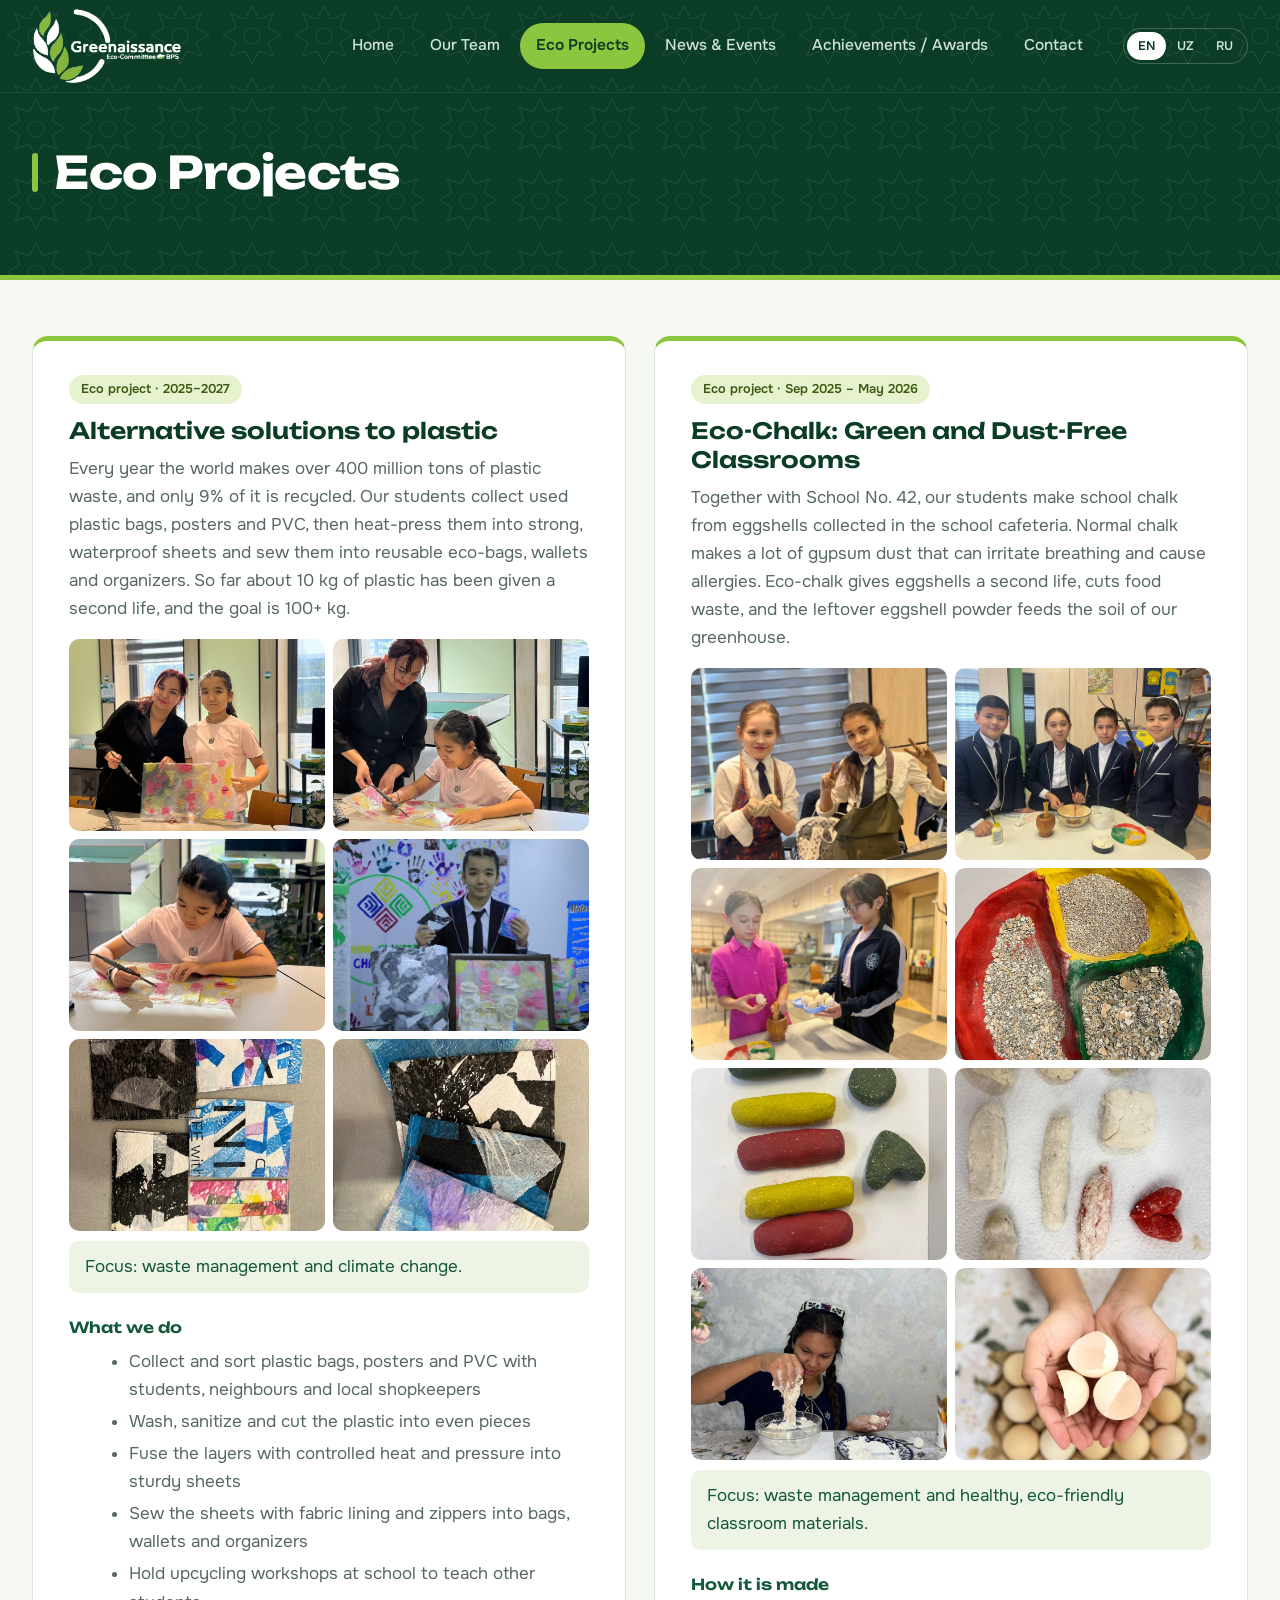
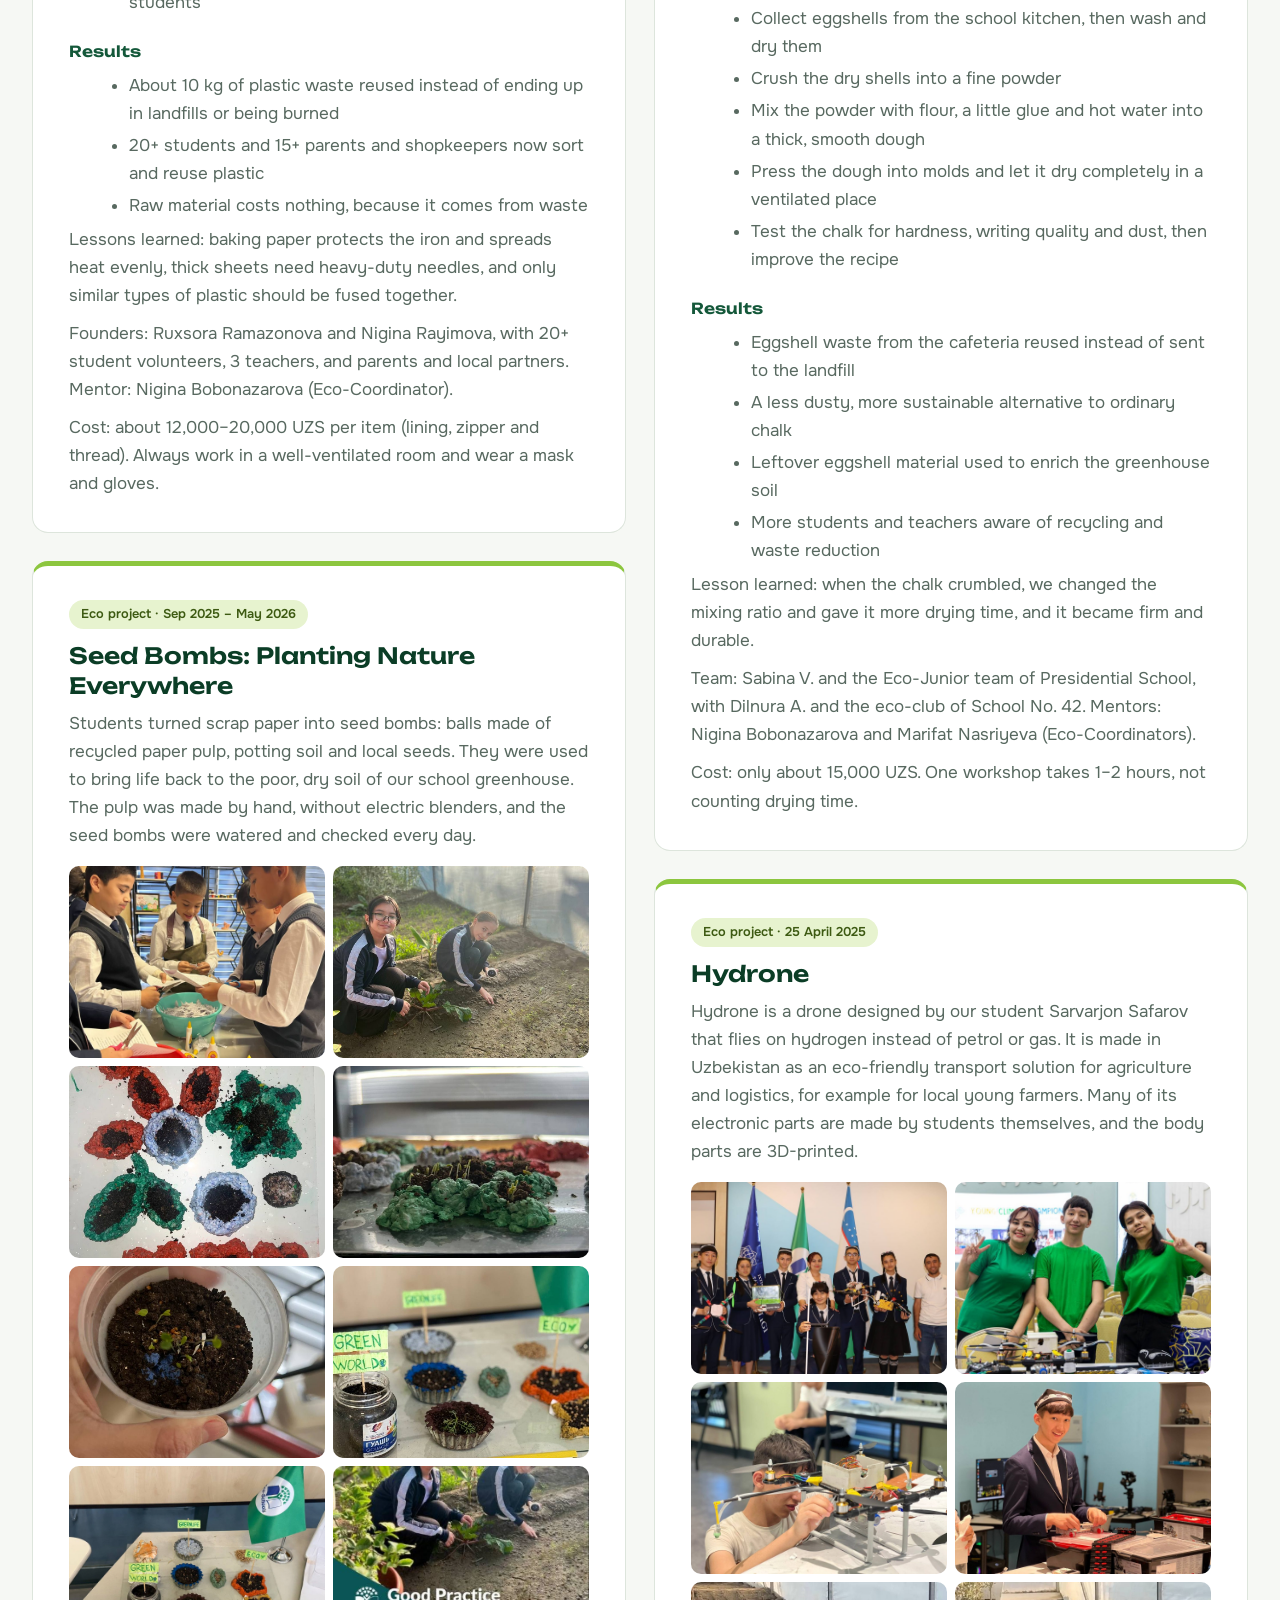
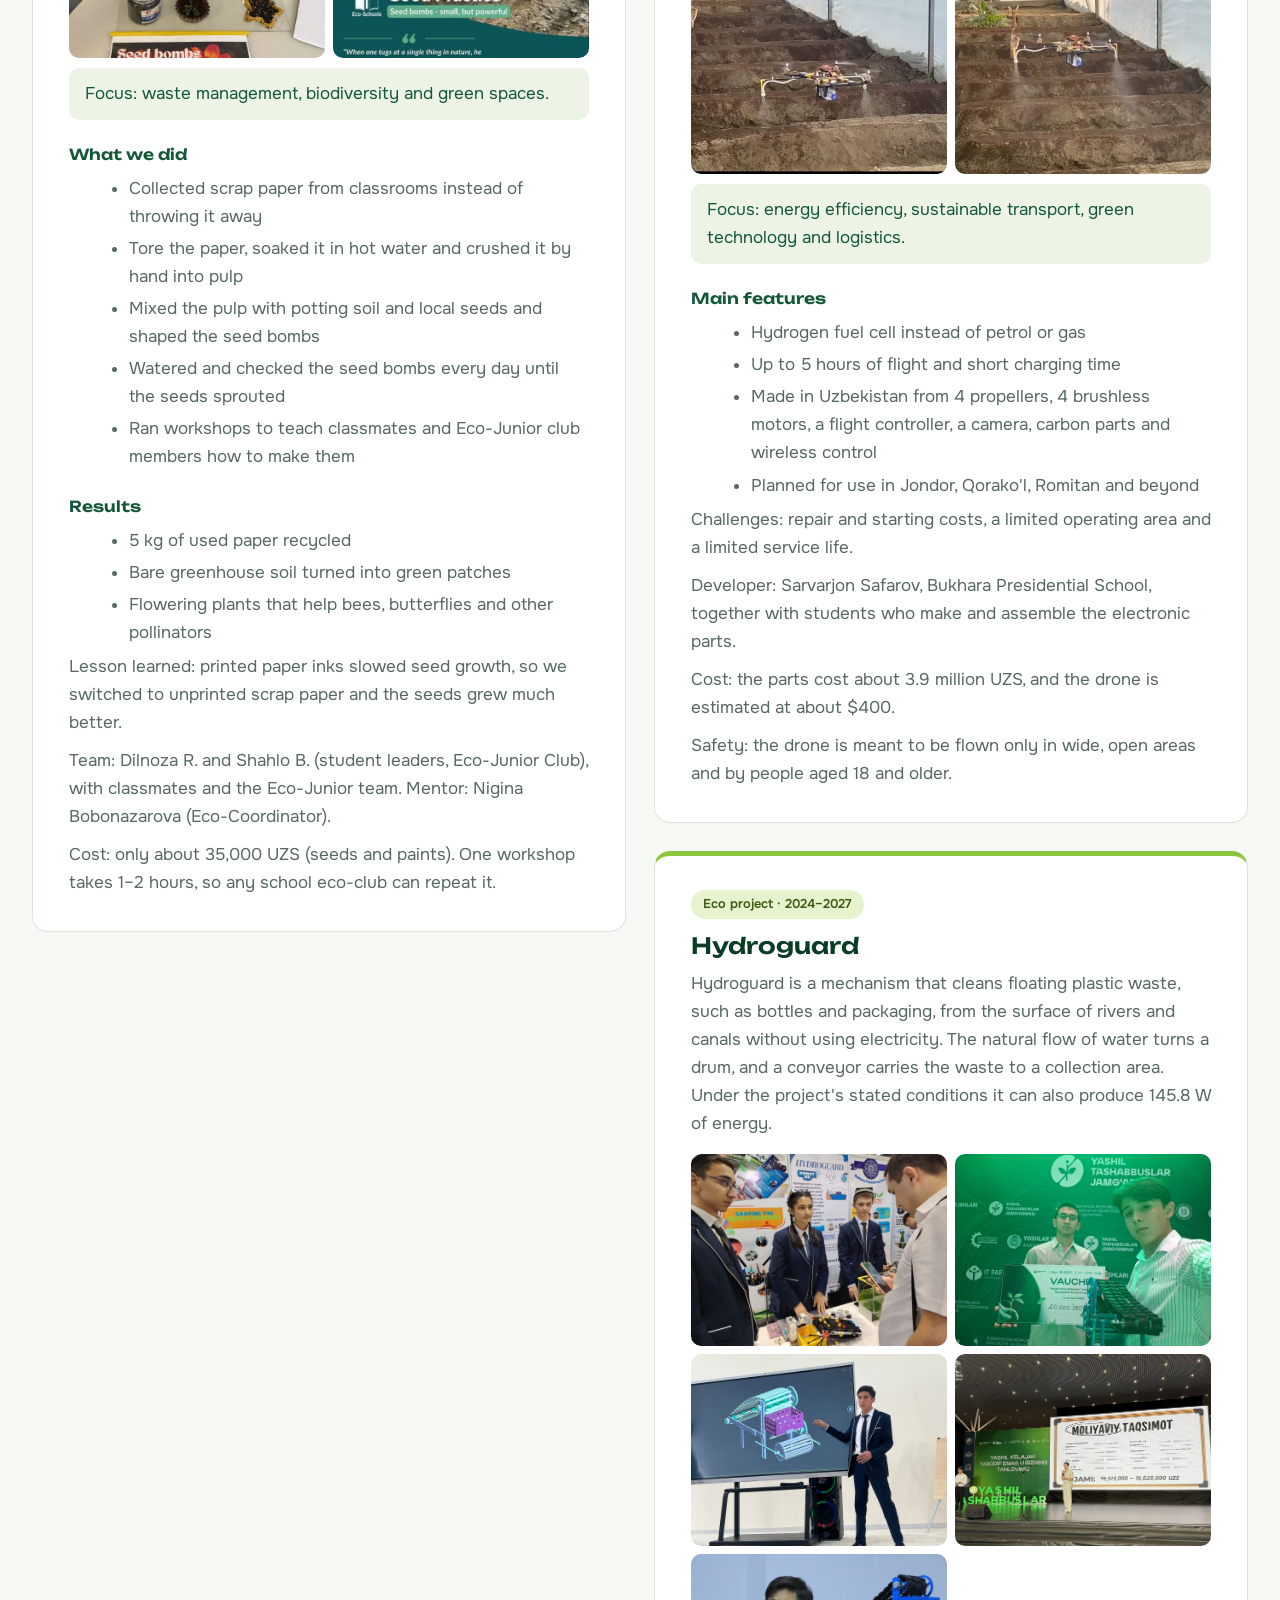
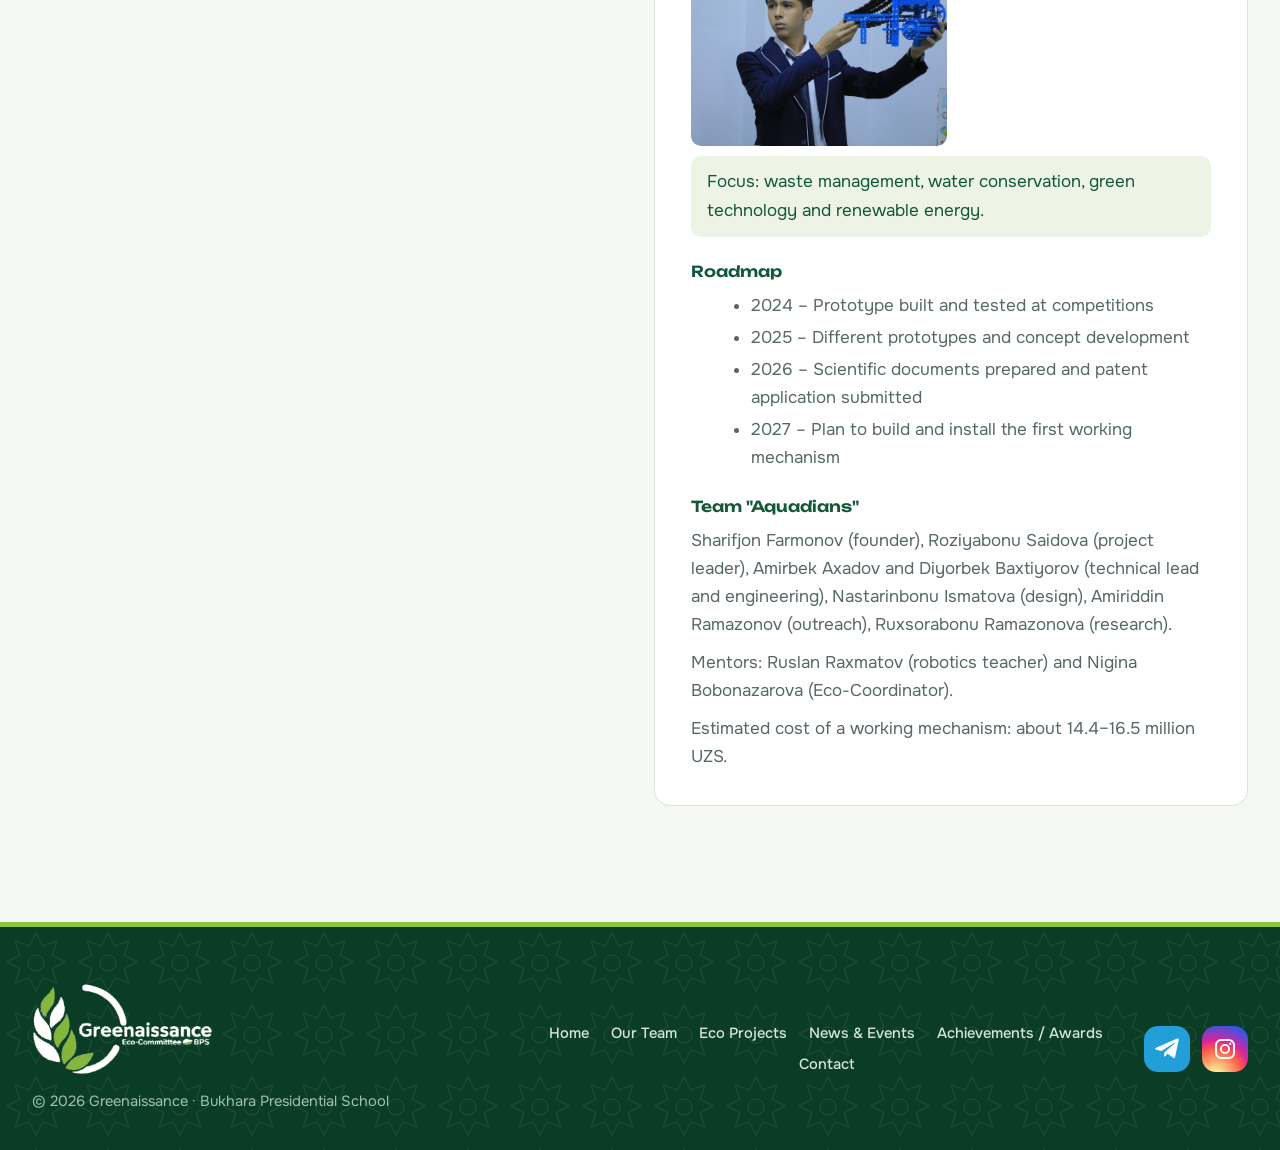
<file: projects.html>
<!DOCTYPE html>
<html lang="en">
<head>
  <meta charset="UTF-8">
  <meta name="viewport" content="width=device-width, initial-scale=1">
  <title>Eco Projects | Greenaissance</title>
  <link rel="icon" href="favicon.png">
  <link rel="stylesheet" href="style.css?v=1792944281">
</head>
<body data-title="nav_projects">
  <header class="site-header" id="site-header"></header>

  <main>
    <div class="page-title">
      <div class="container">
        <h1 data-i18n="projects_title"></h1>
              </div>
    </div>

    <section>
      <div class="container grid">
        <article class="card project">
          <div class="news-meta"><span class="tag tag-event" data-i18n="pr5_tag"></span></div>
          <h3 data-i18n="pr5_title"></h3>
          <p data-i18n="pr5_intro"></p>
          <div class="gallery">
            <a href="img/pr5-1.jpg" target="_blank" rel="noopener"><img src="img/pr5-1.jpg" alt="" loading="lazy"></a>
            <a href="img/pr5-2.jpg" target="_blank" rel="noopener"><img src="img/pr5-2.jpg" alt="" loading="lazy"></a>
            <a href="img/pr5-3.jpg" target="_blank" rel="noopener"><img src="img/pr5-3.jpg" alt="" loading="lazy"></a>
            <a href="img/pr5-4.jpg" target="_blank" rel="noopener"><img src="img/pr5-4.jpg" alt="" loading="lazy"></a>
            <a href="img/pr5-5.jpg" target="_blank" rel="noopener"><img src="img/pr5-5.jpg" alt="" loading="lazy"></a>
            <a href="img/pr5-6.jpg" target="_blank" rel="noopener"><img src="img/pr5-6.jpg" alt="" loading="lazy"></a>
          </div>
          <p class="pr-focus" data-i18n="pr5_focus"></p>
          <h4 data-i18n="pr5_steps_h"></h4>
          <ul class="pr-list">
            <li data-i18n="pr5_s1"></li><li data-i18n="pr5_s2"></li><li data-i18n="pr5_s3"></li><li data-i18n="pr5_s4"></li><li data-i18n="pr5_s5"></li>
          </ul>
          <h4 data-i18n="pr5_res_h"></h4>
          <ul class="pr-list">
            <li data-i18n="pr5_o1"></li><li data-i18n="pr5_o2"></li><li data-i18n="pr5_o3"></li>
          </ul>
          <p data-i18n="pr5_lesson"></p>
          <p data-i18n="pr5_team"></p>
          <p data-i18n="pr5_budget"></p>
        </article>
        <article class="card project">
          <div class="news-meta"><span class="tag tag-event" data-i18n="pr2_tag"></span></div>
          <h3 data-i18n="pr2_title"></h3>
          <p data-i18n="pr2_intro"></p>
          <div class="gallery">
            <a href="img/pr2-1.jpg" target="_blank" rel="noopener"><img src="img/pr2-1.jpg" alt="" loading="lazy"></a>
            <a href="img/pr2-2.jpg" target="_blank" rel="noopener"><img src="img/pr2-2.jpg" alt="" loading="lazy"></a>
            <a href="img/pr2-3.jpg" target="_blank" rel="noopener"><img src="img/pr2-3.jpg" alt="" loading="lazy"></a>
            <a href="img/pr2-4.jpg" target="_blank" rel="noopener"><img src="img/pr2-4.jpg" alt="" loading="lazy"></a>
            <a href="img/pr2-5.jpg" target="_blank" rel="noopener"><img src="img/pr2-5.jpg" alt="" loading="lazy"></a>
            <a href="img/pr2-6.jpg" target="_blank" rel="noopener"><img src="img/pr2-6.jpg" alt="" loading="lazy"></a>
            <a href="img/pr2-7.jpg" target="_blank" rel="noopener"><img src="img/pr2-7.jpg" alt="" loading="lazy"></a>
            <a href="img/pr2-8.jpg" target="_blank" rel="noopener"><img src="img/pr2-8.jpg" alt="" loading="lazy"></a>
          </div>
          <p class="pr-focus" data-i18n="pr2_focus"></p>
          <h4 data-i18n="pr2_steps_h"></h4>
          <ul class="pr-list">
            <li data-i18n="pr2_s1"></li><li data-i18n="pr2_s2"></li><li data-i18n="pr2_s3"></li><li data-i18n="pr2_s4"></li><li data-i18n="pr2_s5"></li>
          </ul>
          <h4 data-i18n="pr2_res_h"></h4>
          <ul class="pr-list">
            <li data-i18n="pr2_o1"></li><li data-i18n="pr2_o2"></li><li data-i18n="pr2_o3"></li>
          </ul>
          <p data-i18n="pr2_lesson"></p>
          <p data-i18n="pr2_team"></p>
          <p data-i18n="pr2_budget"></p>
        </article>
        <article class="card project">
          <div class="news-meta"><span class="tag tag-event" data-i18n="pr4_tag"></span></div>
          <h3 data-i18n="pr4_title"></h3>
          <p data-i18n="pr4_intro"></p>
          <div class="gallery">
            <a href="img/pr4-1.jpg" target="_blank" rel="noopener"><img src="img/pr4-1.jpg" alt="" loading="lazy"></a>
            <a href="img/pr4-2.jpg" target="_blank" rel="noopener"><img src="img/pr4-2.jpg" alt="" loading="lazy"></a>
            <a href="img/pr4-3.jpg" target="_blank" rel="noopener"><img src="img/pr4-3.jpg" alt="" loading="lazy"></a>
            <a href="img/pr4-4.jpg" target="_blank" rel="noopener"><img src="img/pr4-4.jpg" alt="" loading="lazy"></a>
            <a href="img/pr4-5.jpg" target="_blank" rel="noopener"><img src="img/pr4-5.jpg" alt="" loading="lazy"></a>
            <a href="img/pr4-6.jpg" target="_blank" rel="noopener"><img src="img/pr4-6.jpg" alt="" loading="lazy"></a>
            <a href="img/pr4-7.jpg" target="_blank" rel="noopener"><img src="img/pr4-7.jpg" alt="" loading="lazy"></a>
            <a href="img/pr4-8.jpg" target="_blank" rel="noopener"><img src="img/pr4-8.jpg" alt="" loading="lazy"></a>
          </div>
          <p class="pr-focus" data-i18n="pr4_focus"></p>
          <h4 data-i18n="pr4_steps_h"></h4>
          <ul class="pr-list">
            <li data-i18n="pr4_s1"></li><li data-i18n="pr4_s2"></li><li data-i18n="pr4_s3"></li><li data-i18n="pr4_s4"></li><li data-i18n="pr4_s5"></li>
          </ul>
          <h4 data-i18n="pr4_res_h"></h4>
          <ul class="pr-list">
            <li data-i18n="pr4_o1"></li><li data-i18n="pr4_o2"></li><li data-i18n="pr4_o3"></li><li data-i18n="pr4_o4"></li>
          </ul>
          <p data-i18n="pr4_lesson"></p>
          <p data-i18n="pr4_team"></p>
          <p data-i18n="pr4_budget"></p>
        </article>
        <article class="card project">
          <div class="news-meta"><span class="tag tag-event" data-i18n="pr3_tag"></span></div>
          <h3 data-i18n="pr3_title"></h3>
          <p data-i18n="pr3_intro"></p>
          <div class="gallery">
            <a href="img/pr3-1.jpg" target="_blank" rel="noopener"><img src="img/pr3-1.jpg" alt="" loading="lazy"></a>
            <a href="img/pr3-2.jpg" target="_blank" rel="noopener"><img src="img/pr3-2.jpg" alt="" loading="lazy"></a>
            <a href="img/pr3-3.jpg" target="_blank" rel="noopener"><img src="img/pr3-3.jpg" alt="" loading="lazy"></a>
            <a href="img/pr3-4.jpg" target="_blank" rel="noopener"><img src="img/pr3-4.jpg" alt="" loading="lazy"></a>
            <a href="img/pr3-5.jpg" target="_blank" rel="noopener"><img src="img/pr3-5.jpg" alt="" loading="lazy"></a>
            <a href="img/pr3-6.jpg" target="_blank" rel="noopener"><img src="img/pr3-6.jpg" alt="" loading="lazy"></a>
          </div>
          <p class="pr-focus" data-i18n="pr3_focus"></p>
          <h4 data-i18n="pr3_spec_h"></h4>
          <ul class="pr-list">
            <li data-i18n="pr3_f1"></li><li data-i18n="pr3_f2"></li><li data-i18n="pr3_f3"></li><li data-i18n="pr3_f4"></li>
          </ul>
          <p data-i18n="pr3_challenge"></p>
          <p data-i18n="pr3_team"></p>
          <p data-i18n="pr3_budget"></p>
          <p data-i18n="pr3_safety"></p>
        </article>
        <article class="card project">
          <div class="news-meta"><span class="tag tag-event" data-i18n="pr1_tag"></span></div>
          <h3 data-i18n="pr1_title"></h3>
          <p data-i18n="pr1_intro"></p>
          <div class="gallery">
            <a href="img/pr1-1.jpg" target="_blank" rel="noopener"><img src="img/pr1-1.jpg" alt="" loading="lazy"></a>
            <a href="img/pr1-2.jpg" target="_blank" rel="noopener"><img src="img/pr1-2.jpg" alt="" loading="lazy"></a>
            <a href="img/pr1-3.jpg" target="_blank" rel="noopener"><img src="img/pr1-3.jpg" alt="" loading="lazy"></a>
            <a href="img/pr1-4.jpg" target="_blank" rel="noopener"><img src="img/pr1-4.jpg" alt="" loading="lazy"></a>
            <a href="img/pr1-5.jpg" target="_blank" rel="noopener"><img src="img/pr1-5.jpg" alt="" loading="lazy"></a>
          </div>
          <p class="pr-focus" data-i18n="pr1_focus"></p>
          <h4 data-i18n="pr1_road_h"></h4>
          <ul class="pr-list">
            <li data-i18n="pr1_r1"></li><li data-i18n="pr1_r2"></li><li data-i18n="pr1_r3"></li><li data-i18n="pr1_r4"></li>
          </ul>
          <h4 data-i18n="pr1_team_h"></h4>
          <p data-i18n="pr1_team"></p>
          <p data-i18n="pr1_mentors"></p>
          <p data-i18n="pr1_budget"></p>
        </article>
      </div>
    </section>
  </main>

  <footer class="site-footer" id="site-footer"></footer>
  <script src="translations.js?v=1792944281"></script>
  <script src="main.js?v=1792944281"></script>
</body>
</html>
</file>
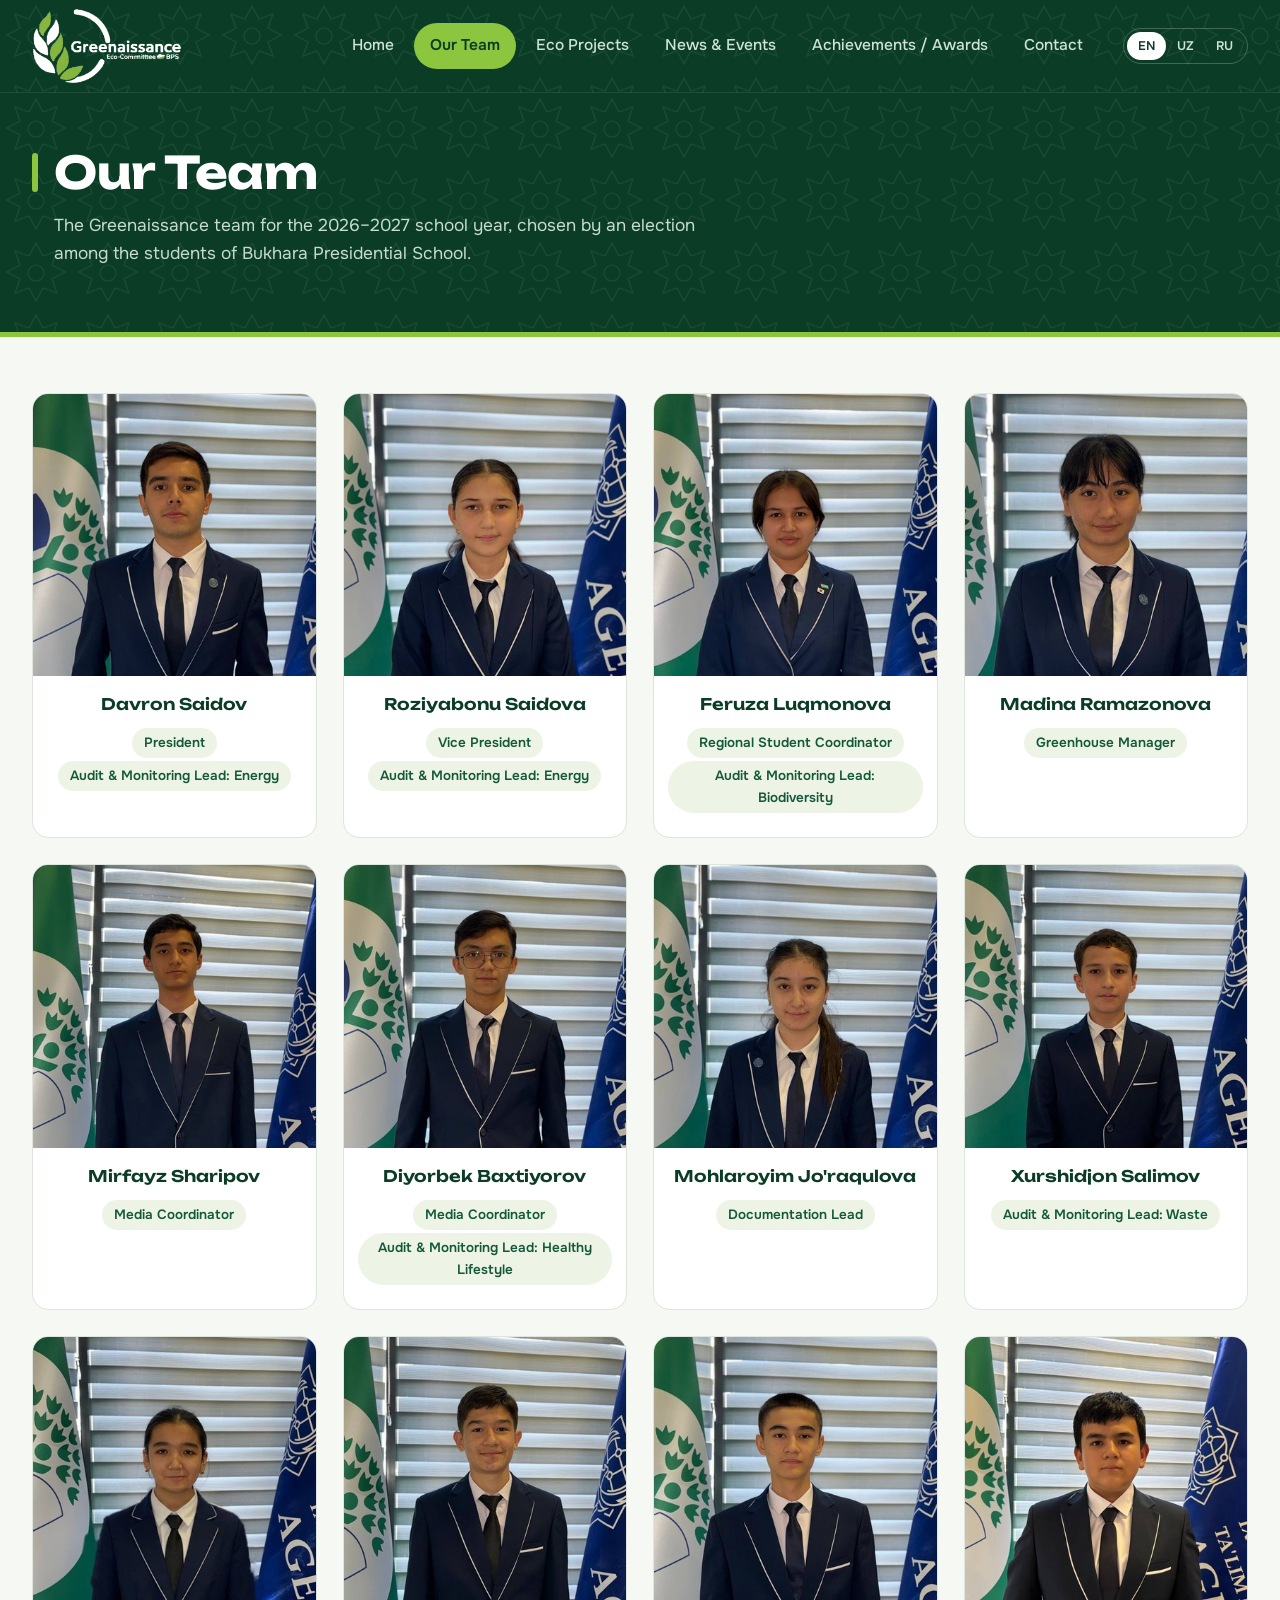
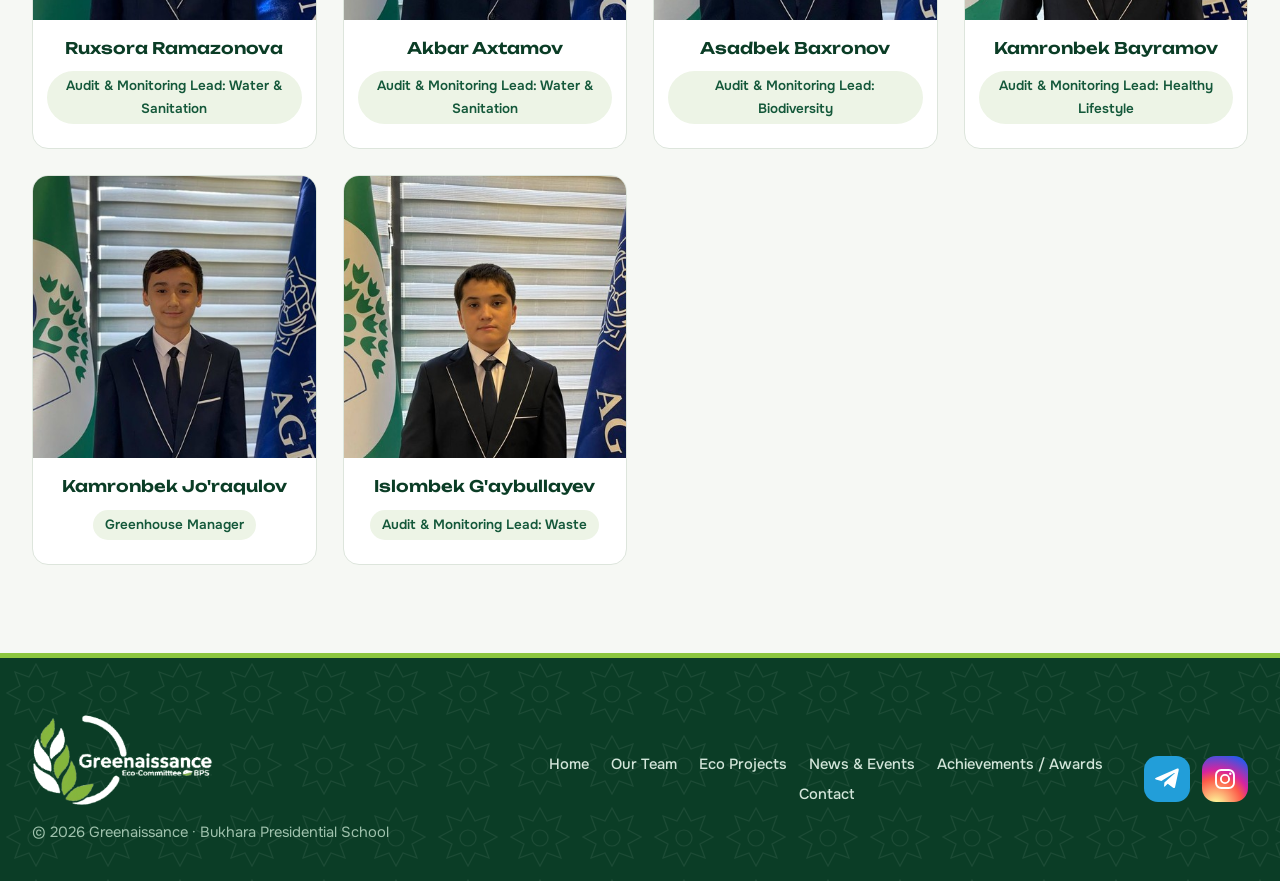
<file: team.html>
<!DOCTYPE html>
<html lang="en">
<head>
  <meta charset="UTF-8">
  <meta name="viewport" content="width=device-width, initial-scale=1">
  <title>Our Team | Greenaissance</title>
  <link rel="icon" href="favicon.png">
  <link rel="stylesheet" href="style.css?v=1792944281">
</head>
<body data-title="nav_team">
  <header class="site-header" id="site-header"></header>

  <main>
    <div class="page-title">
      <div class="container">
        <h1 data-i18n="team_title"></h1>
        <p data-i18n="team_intro"></p>
      </div>
    </div>

    <section>
      <div class="container grid grid-team">
        <div class="card member"><div class="avatar"><img src="p01.jpg?v=1792944281" alt="Davron Saidov" loading="lazy"></div><h3>Davron Saidov</h3><div class="role" data-i18n="r_president"></div><div class="role" data-i18n="r_energy"></div></div>
        <div class="card member"><div class="avatar"><img src="p02.jpg?v=1792944281" alt="Roziyabonu Saidova" loading="lazy"></div><h3>Roziyabonu Saidova</h3><div class="role" data-i18n="r_vice"></div><div class="role" data-i18n="r_energy"></div></div>
        <div class="card member"><div class="avatar"><img src="p03.jpg?v=1792944281" alt="Feruza Luqmonova" loading="lazy"></div><h3>Feruza Luqmonova</h3><div class="role" data-i18n="r_regional"></div><div class="role" data-i18n="r_bio"></div></div>
        <div class="card member"><div class="avatar"><img src="p04.jpg?v=1792944281" alt="Madina Ramazonova" loading="lazy"></div><h3>Madina Ramazonova</h3><div class="role" data-i18n="r_greenhouse"></div></div>
        <div class="card member"><div class="avatar"><img src="p05.jpg?v=1792944281" alt="Mirfayz Sharipov" loading="lazy"></div><h3>Mirfayz Sharipov</h3><div class="role" data-i18n="r_media"></div></div>
        <div class="card member"><div class="avatar"><img src="p06.jpg?v=1792944281" alt="Diyorbek Baxtiyorov" loading="lazy"></div><h3>Diyorbek Baxtiyorov</h3><div class="role" data-i18n="r_media"></div><div class="role" data-i18n="r_health"></div></div>
        <div class="card member"><div class="avatar"><img src="p07.jpg?v=1792944281" alt="Mohlaroyim Jo'raqulova" loading="lazy"></div><h3>Mohlaroyim Jo'raqulova</h3><div class="role" data-i18n="r_docs"></div></div>
        <div class="card member"><div class="avatar"><img src="p08.jpg?v=1792944281" alt="Xurshidjon Salimov" loading="lazy"></div><h3>Xurshidjon Salimov</h3><div class="role" data-i18n="r_waste"></div></div>
        <div class="card member"><div class="avatar"><img src="p09.jpg?v=1792944281" alt="Ruxsora Ramazonova" loading="lazy"></div><h3>Ruxsora Ramazonova</h3><div class="role" data-i18n="r_water"></div></div>
        <div class="card member"><div class="avatar"><img src="p10.jpg?v=1792944281" alt="Akbar Axtamov" loading="lazy"></div><h3>Akbar Axtamov</h3><div class="role" data-i18n="r_water"></div></div>
        <div class="card member"><div class="avatar"><img src="p11.jpg?v=1792944281" alt="Asadbek Baxronov" loading="lazy"></div><h3>Asadbek Baxronov</h3><div class="role" data-i18n="r_bio"></div></div>
        <div class="card member"><div class="avatar"><img src="p12.jpg?v=1792944281" alt="Kamronbek Bayramov" loading="lazy"></div><h3>Kamronbek Bayramov</h3><div class="role" data-i18n="r_health"></div></div>
        <div class="card member"><div class="avatar"><img src="p13.jpg?v=1792944281" alt="Kamronbek Jo'raqulov" loading="lazy"></div><h3>Kamronbek Jo'raqulov</h3><div class="role" data-i18n="r_greenhouse"></div></div>
        <div class="card member"><div class="avatar"><img src="p14.jpg?v=1792944281" alt="Islombek G'aybullayev" loading="lazy"></div><h3>Islombek G'aybullayev</h3><div class="role" data-i18n="r_waste"></div></div>
      </div>
    </section>
  </main>

  <footer class="site-footer" id="site-footer"></footer>
  <script src="translations.js?v=1792944281"></script>
  <script src="main.js?v=1792944281"></script>
</body>
</html>
</file>
<file: style.css>
/* Greenaissance — forest and lime, taken from the logo */
@import url('https://fonts.googleapis.com/css2?family=Onest:wght@400;500;600;700&family=Unbounded:wght@500;600;700&display=swap');
:root{
  --ink:#0b3d26; --ink-2:#14583a; --leaf:#3f8f4f; --lime:#8cc63e; --lime-2:#a2d95a;
  --soft:#edf4e6; --chalk:#f6f8f4; --paper:#fff; --text:#18261f; --muted:#586960; --line:#dde5dc;
  --r:16px; --r-s:10px;
  --font:'Onest',system-ui,-apple-system,'Segoe UI',Roboto,sans-serif;
  --display:'Unbounded','Onest',system-ui,sans-serif;
  --star:url("data:image/svg+xml,%3Csvg xmlns='http://www.w3.org/2000/svg' width='72' height='72' viewBox='0 0 72 72'%3E%3Cg fill='none' stroke='%23ffffff' stroke-opacity='.07' stroke-width='1.2'%3E%3Cpath d='M36 6l7 13 14-5-5 14 13 7-13 7 5 14-14-5-7 13-7-13-14 5 5-14-13-7 13-7-5-14 14 5z'/%3E%3Ccircle cx='36' cy='36' r='8'/%3E%3C/g%3E%3C/svg%3E");
}
*{box-sizing:border-box}
html{scroll-behavior:smooth}
body{margin:0;font-family:var(--font);color:var(--text);background:var(--chalk);line-height:1.65;font-size:17px;-webkit-font-smoothing:antialiased}
img{max-width:100%;display:block}
a{color:var(--ink-2);text-underline-offset:3px}
:focus-visible{outline:3px solid var(--lime);outline-offset:3px;border-radius:6px}
.container{width:min(1280px,100% - 64px);margin-inline:auto}
.hidden{display:none!important}

/* ---------- Header (dark, seamless with hero) ---------- */
.site-header{position:sticky;top:0;z-index:50;background:var(--ink);background-image:var(--star);border-bottom:1px solid rgba(255,255,255,.08)}
.header-inner{display:flex;align-items:center;gap:24px;min-height:92px}
.brand{display:flex;align-items:center;flex-shrink:0}
.brand img{height:76px;width:auto}
.nav{display:flex;gap:4px;margin-left:auto}
.nav a{color:#cfe3d6;text-decoration:none;padding:10px 16px;border-radius:999px;font-weight:500;font-size:.97rem;transition:background .2s,color .2s}
.nav a:hover{background:rgba(255,255,255,.1);color:#fff}
.nav a.active{background:var(--lime);color:var(--ink);font-weight:600}
.header-right{display:flex;align-items:center;gap:10px}
.lang-switch{display:flex;border:1px solid rgba(255,255,255,.22);border-radius:999px;padding:3px}
.lang-switch button{border:0;background:transparent;color:#cfe3d6;font:600 .78rem var(--font);padding:6px 11px;border-radius:999px;cursor:pointer}
.lang-switch button.active{background:#fff;color:var(--ink)}
.menu-toggle{display:none;background:rgba(255,255,255,.12);border:0;color:#fff;font-size:1.3rem;width:44px;height:44px;border-radius:12px;cursor:pointer}

/* ---------- Buttons ---------- */
.btn{display:inline-block;text-decoration:none;font:600 1rem var(--font);padding:14px 28px;border-radius:999px;border:2px solid transparent;cursor:pointer;transition:transform .15s,background .2s,color .2s}
.btn:hover{transform:translateY(-2px)}
.btn-primary,.btn-green{background:var(--lime);color:var(--ink)}
.btn-primary:hover,.btn-green:hover{background:var(--lime-2);color:var(--ink)}
.btn-outline{border-color:rgba(255,255,255,.5);color:#fff}
.btn-outline:hover{background:#fff;color:var(--ink)}

/* ---------- Hero: text left, photo bleeding off the right edge ---------- */
.hero{position:relative;background:linear-gradient(110deg,#082f1e,#0d4a30 70%);background-image:var(--star),linear-gradient(110deg,#082f1e,#0d4a30 70%);color:#fff;overflow:hidden}
.hero .container{display:grid;grid-template-columns:minmax(0,1fr) minmax(0,1fr);align-items:center;min-height:600px;padding-block:56px 110px}
.hero-text{position:relative;z-index:2;max-width:600px}
.badge-school{display:inline-block;color:var(--lime);font-weight:600;font-size:.95rem;margin-bottom:20px;padding-left:14px;border-left:4px solid var(--lime)}
.hero h1{font-family:var(--display);font-weight:700;font-size:clamp(2.2rem,4.4vw,3.9rem);line-height:1.1;margin:0 0 24px;letter-spacing:-.8px}
.hero p{font-size:1.2rem;color:#c5dccf;margin:0 0 34px;max-width:50ch}
.hero-buttons{display:flex;gap:12px;flex-wrap:wrap}
.hero-photo{position:absolute;top:0;bottom:0;right:0;width:50%;clip-path:polygon(14% 0,100% 0,100% 100%,0 100%)}
.hero-photo img{width:100%;height:100%;object-fit:cover;object-position:center 45%}
.hero-photo::after{content:"";position:absolute;inset:0;background:linear-gradient(90deg,rgba(8,47,30,.55),transparent 40%)}
.hero::after{content:"";position:absolute;left:0;right:0;bottom:0;height:6px;background:var(--lime)}

/* ---------- Numbers bar floating on the hero edge ---------- */
.facts{position:relative;z-index:3;margin-top:-62px}
.facts .container{display:grid;grid-template-columns:repeat(3,1fr);background:#fff;border-radius:var(--r);box-shadow:0 18px 44px rgba(11,61,38,.16);overflow:hidden}
.fact{padding:30px 34px;display:flex;align-items:center;gap:18px;border-right:1px solid var(--line);text-decoration:none;color:var(--ink);transition:background .2s}
.fact:last-child{border-right:0}
.fact:hover{background:var(--soft);color:var(--ink)}
.fact b{font-family:var(--display);font-size:2.6rem;line-height:1;color:var(--ink-2)}
.fact span{font-weight:600;color:var(--muted)}

/* ---------- Sections ---------- */
section{padding:88px 0}
.head{display:flex;align-items:end;justify-content:space-between;gap:20px;margin-bottom:36px}
.section-title{font-family:var(--display);font-weight:600;font-size:clamp(1.6rem,3vw,2.3rem);line-height:1.2;margin:0;color:var(--ink);letter-spacing:-.4px}
.more{font-weight:600;text-decoration:none;color:var(--ink-2);padding:10px 20px;border:2px solid var(--line);border-radius:999px;white-space:nowrap}
.more:hover{border-color:var(--ink);background:var(--ink);color:#fff}

.grid{display:grid;gap:26px}
.grid-3{grid-template-columns:repeat(3,1fr)}
.grid-2{grid-template-columns:repeat(2,1fr)}
.grid-team{grid-template-columns:repeat(auto-fill,minmax(240px,1fr))}

/* ---------- Teaser cards on home ---------- */
.tease{display:flex;flex-direction:column;background:#fff;border:1px solid var(--line);border-radius:var(--r);overflow:hidden;text-decoration:none;color:var(--text);transition:transform .25s,box-shadow .25s}
.tease:hover{transform:translateY(-5px);box-shadow:0 18px 36px rgba(11,61,38,.14);color:var(--text)}
.tease img{width:100%;aspect-ratio:16/10;object-fit:cover}
.tease div{padding:24px 26px 28px}
.tease small{display:block;color:var(--muted);font-weight:500;margin-bottom:8px;font-size:.88rem}
.tease h3{font-family:var(--display);font-weight:600;font-size:1.08rem;line-height:1.35;margin:0;color:var(--ink)}
.alt{background:#fff}

/* ---------- CTA ---------- */
.cta{background:var(--ink);background-image:var(--star);color:#fff;border-radius:var(--r);padding:60px 56px;display:flex;flex-direction:column;align-items:flex-start;gap:6px;border-left:8px solid var(--lime)}
.cta h2{font-family:var(--display);font-weight:600;font-size:clamp(1.5rem,3vw,2.2rem);margin:0 0 6px;line-height:1.2;max-width:24ch}
.cta p{color:#c5dccf;max-width:56ch;margin:0 0 22px}

/* ---------- Inner page title ---------- */
.page-title{background:var(--ink);background-image:var(--star);color:#fff;padding:54px 0 64px;border-bottom:5px solid var(--lime)}
.page-title h1{font-family:var(--display);font-weight:700;font-size:clamp(1.8rem,3.6vw,2.8rem);margin:0 0 12px;letter-spacing:-.5px;line-height:1.15}
.page-title p{color:#c5dccf;margin:0;max-width:64ch;font-size:1.08rem}
.page-title+section{padding-top:56px}

/* ---------- Cards ---------- */
.card{background:var(--paper);border:1px solid var(--line);border-radius:var(--r);padding:32px}
.card h3{font-family:var(--display);font-weight:600;font-size:1.08rem;line-height:1.3;margin:0 0 10px;color:var(--ink)}
.card p{margin:0 0 10px;color:var(--muted)}
.card p:last-child{margin-bottom:0}

/* ---------- Team ---------- */
.member{text-align:center;padding:0 0 24px;overflow:hidden;transition:transform .2s,box-shadow .2s}
.member:hover{transform:translateY(-4px);box-shadow:0 16px 32px rgba(11,61,38,.13)}
.avatar{aspect-ratio:1;background:var(--soft);margin-bottom:18px;overflow:hidden}
.avatar img{width:100%;height:100%;object-fit:cover}
.member h3{padding:0 16px;font-size:1rem}
.member .role{display:inline-block;margin:3px 14px 0;padding:4px 12px;border-radius:999px;background:var(--soft);color:var(--ink-2);font-size:.84rem;font-weight:600}
.team-note{color:var(--muted);margin-top:28px}

/* ---------- News / projects ---------- */
.news-item{padding:32px}
body[data-title="nav_news"] main>section>.container.grid,body[data-title="nav_projects"] main>section>.container.grid,body[data-title="nav_awards"] main>section>.container.grid{grid-template-columns:repeat(2,minmax(0,1fr));align-items:start;gap:28px}
.news-meta{display:flex;align-items:center;gap:12px;margin-bottom:12px;color:var(--muted);font-size:.9rem;font-weight:500}
.tag{display:inline-block;background:var(--soft);color:var(--ink-2);padding:4px 12px;border-radius:999px;font-size:.8rem;font-weight:600}
.tag-event{background:#e7f3cf;color:#3d5a12}
.news-item h3{font-size:1.25rem}
.news-item p a{font-weight:600}
.gallery{display:grid;grid-template-columns:repeat(auto-fill,minmax(170px,1fr));gap:8px;margin:16px 0 10px}
.gallery a{display:block;aspect-ratio:4/3;overflow:hidden;border-radius:var(--r-s);background:var(--soft)}
.gallery img{width:100%;height:100%;object-fit:cover;transition:transform .35s}
.gallery a:hover img{transform:scale(1.06)}
.gallery.docs{grid-template-columns:repeat(auto-fill,minmax(140px,1fr))}
.gallery.docs a{aspect-ratio:3/4}
.gallery.docs img{object-position:top}
.gallery.sq a{aspect-ratio:1}
.project{border-top:5px solid var(--lime);padding:34px 36px}
.project h3{font-size:1.4rem}
.project h4{font-family:var(--display);font-weight:600;font-size:.95rem;color:var(--ink-2);margin:22px 0 8px}
.pr-list{margin:0 0 6px 20px;color:var(--muted)}
.pr-list li{margin-bottom:4px}
.pr-focus{background:var(--soft);border-radius:var(--r-s);padding:12px 16px;color:var(--ink-2)!important}

/* ---------- Contact ---------- */
.contact-list{list-style:none;margin:0;padding:0;display:grid;gap:18px}
.contact-list li{display:flex;gap:16px;align-items:center}
.ci{width:48px;height:48px;border-radius:14px;background:var(--soft);display:grid;place-items:center;font-size:1.3rem}
.contact-list strong{display:block;font-size:.85rem;color:var(--muted);font-weight:500}
.contact-soon{color:var(--muted)}
form label{display:block;font-weight:600;margin:14px 0 6px;font-size:.92rem}
form input,form textarea{width:100%;font:inherit;padding:12px 14px;border:1.5px solid var(--line);border-radius:12px;background:var(--chalk)}
form input:focus,form textarea:focus{outline:3px solid var(--lime);border-color:var(--ink-2)}
.form-note{font-size:.85rem;color:var(--muted)}

/* ---------- Footer ---------- */
.site-footer{background:var(--ink);background-image:var(--star);color:#b4d3c0;padding:48px 0;text-align:center;font-size:.92rem;border-top:5px solid var(--lime)}
.site-footer img{height:84px;width:auto;margin:0 auto 14px}
.site-footer p{margin:0}

/* ---------- Responsive ---------- */
/*c*/body{min-height:100vh;display:flex;flex-direction:column}
main{flex:1}
.contact-list{gap:22px;margin-bottom:26px}
.contact-list li{align-items:flex-start}
.contact-list div{display:flex;flex-direction:column}
.contact-list a,.contact-list span[data-i18n]{font-weight:600;color:var(--ink)}
.contact-photo{border-radius:var(--r);overflow:hidden;min-height:320px;box-shadow:0 14px 34px rgba(11,61,38,.14)}
.contact-photo img{width:100%;height:100%;object-fit:cover}
.contact-soon{background:var(--soft);border-radius:var(--r-s);padding:12px 16px;color:var(--ink-2)}
@media (max-width:960px){
  .menu-toggle{display:block}
  .header-inner{flex-wrap:wrap;gap:8px;min-height:76px}
  .brand img{height:60px}
  .header-right{margin-left:auto}
  .nav{display:none;flex-direction:column;width:100%;order:3;margin:0 0 12px;padding-top:6px;border-top:1px solid rgba(255,255,255,.14)}
  .nav.open{display:flex}
  .container{width:min(1280px,100% - 36px)}
  .hero .container{grid-template-columns:1fr;min-height:0;padding-block:40px 120px}
  .hero-photo{position:relative;width:100%;height:240px;order:-1;clip-path:none}
  .hero{display:flex;flex-direction:column}
  .hero-photo{width:100%}
  .facts .container{grid-template-columns:1fr}
  .fact{border-right:0;border-bottom:1px solid var(--line);padding:18px 24px}
  .fact:last-child{border-bottom:0}
  .grid-3,.grid-2{grid-template-columns:1fr}
  body[data-title="nav_news"] main>section>.container.grid,body[data-title="nav_projects"] main>section>.container.grid{grid-template-columns:1fr}
  section{padding:56px 0}
  .head{flex-direction:column;align-items:start}
}
@media (max-width:520px){
  body{font-size:16px}
  .card,.news-item,.project{padding:22px}
  .cta{padding:38px 26px}
}
@media (prefers-reduced-motion:reduce){*{transition:none!important;scroll-behavior:auto!important}}

.channels{display:grid;grid-template-columns:repeat(auto-fit,minmax(240px,1fr));gap:20px;margin-bottom:28px}
.channel{display:flex;flex-direction:column;gap:2px;background:var(--ink);background-image:var(--star);color:#fff;border-radius:var(--r);padding:28px;text-decoration:none;border-bottom:5px solid var(--lime);transition:transform .2s,box-shadow .2s}
.channel:hover{transform:translateY(-4px);box-shadow:0 16px 32px rgba(11,61,38,.2);color:#fff}
.channel .ch-ico{width:48px;height:48px;border-radius:14px;background:rgba(255,255,255,.12);display:grid;place-items:center;font-size:1.4rem;margin-bottom:14px}
.channel strong{font-family:var(--display);font-weight:600;font-size:1.05rem}
.channel small{color:#b9d6c4;font-size:.95rem}
.contact-main{display:grid;grid-template-columns:1.2fr 1fr;gap:26px;align-items:stretch}
.map-card{background:#fff;border:1px solid var(--line);border-radius:var(--r);overflow:hidden;display:flex;flex-direction:column;min-height:420px}
.map-card iframe{border:0;width:100%;flex:1;min-height:320px}
.map-info{padding:20px 24px;display:flex;flex-direction:column;gap:2px}
.map-info a{font-weight:600;margin-top:6px}
#contact-form-card h3{font-size:1.3rem;margin-bottom:6px}
@media (max-width:960px){.contact-main{grid-template-columns:1fr}}
.contact-main:has(#contact-form-card.hidden){grid-template-columns:1fr}
.contact-main:has(#contact-form-card.hidden) .map-card{min-height:460px}

.channel .ch-ico svg{width:28px;height:28px}
.channel .brand-tg{background:#229ed9}
.channel .brand-ig{background:radial-gradient(circle at 30% 107%,#fdf497 0%,#fdf497 5%,#fd5949 45%,#d6249f 60%,#285aeb 90%)}
.award-card h3{font-size:1.35rem}

/* ---------- v5 polish ---------- */
body[data-title="nav_news"] main>section>.container.grid,body[data-title="nav_projects"] main>section>.container.grid,body[data-title="nav_awards"] main>section>.container.grid{display:block;column-count:2;column-gap:28px}
body[data-title="nav_news"] .container.grid>.card,body[data-title="nav_projects"] .container.grid>.card,body[data-title="nav_awards"] .container.grid>.card{break-inside:avoid;margin:0 0 28px;display:inline-block;width:100%}
.news-item,.project,.award-card{transition:transform .25s,box-shadow .25s,border-color .25s}
.news-item:hover,.project:hover,.award-card:hover{box-shadow:0 18px 36px rgba(11,61,38,.12);border-color:#c9d9c4}
.page-title h1{position:relative;padding-left:22px}
.page-title h1::before{content:"";position:absolute;left:0;top:.14em;bottom:.14em;width:6px;border-radius:3px;background:var(--lime)}
.page-title p{padding-left:22px}
.head{align-items:center}
.more{font-weight:600;text-decoration:none;color:var(--ink-2);padding:10px 22px;border:2px solid var(--line);border-radius:999px;white-space:nowrap;background:#fff;transition:all .2s}
.more:hover{border-color:var(--ink);background:var(--ink);color:#fff}
section.alt{background:#fff;border-block:1px solid var(--line)}
.facts .container{box-shadow:0 22px 50px rgba(11,61,38,.18)}
.tease img{aspect-ratio:3/2}
.tease div{padding:22px 26px 26px}
.tease h3{font-size:1.1rem}
.site-footer{padding:56px 0 36px;text-align:left}
.foot{display:grid;grid-template-columns:1.2fr 1.4fr auto;gap:40px;align-items:center}
.foot-brand img{height:92px;margin:0 0 14px}
.foot-brand p{color:#9fc2ad}
.foot-links{display:flex;flex-wrap:wrap;gap:6px 22px;justify-content:center}
.foot-links a{color:#d3e6da;text-decoration:none;font-weight:500}
.foot-links a:hover{color:var(--lime)}
.foot-soc{display:flex;gap:12px}
.soc{width:46px;height:46px;border-radius:14px;display:grid;place-items:center;transition:transform .2s}
.soc:hover{transform:translateY(-3px)}
.soc svg{width:24px;height:24px}
.soc-tg{background:#229ed9}
.soc-ig{background:radial-gradient(circle at 30% 107%,#fdf497 0%,#fdf497 5%,#fd5949 45%,#d6249f 60%,#285aeb 90%)}
@media (max-width:960px){
  body[data-title="nav_news"] main>section>.container.grid,body[data-title="nav_projects"] main>section>.container.grid,body[data-title="nav_awards"] main>section>.container.grid{column-count:1}
  .foot{grid-template-columns:1fr;text-align:center;gap:24px}
  .foot-brand img{margin-inline:auto}
  .foot-soc{justify-content:center}
  .head{flex-direction:row;align-items:center}
}

/* ---------- Lightbox ---------- */
.lb{position:fixed;inset:0;z-index:200;background:rgba(6,24,15,.94);display:none;align-items:center;justify-content:center;padding:56px 70px}
.lb.open{display:flex}
.lb img{max-width:100%;max-height:100%;object-fit:contain;border-radius:8px;box-shadow:0 20px 60px rgba(0,0,0,.5)}
.lb-close{position:absolute;top:14px;right:18px;width:48px;height:48px;border:0;border-radius:50%;background:rgba(255,255,255,.14);color:#fff;font-size:2rem;line-height:1;cursor:pointer}
.lb-nav{position:absolute;top:50%;transform:translateY(-50%);width:50px;height:50px;border:0;border-radius:50%;background:rgba(255,255,255,.14);color:#fff;font-size:2.2rem;line-height:1;cursor:pointer}
.lb-prev{left:14px}.lb-next{right:14px}
.lb-close:hover,.lb-nav:hover{background:var(--lime);color:var(--ink)}
.lb.single .lb-nav{display:none}
.lb-count{position:absolute;bottom:16px;left:0;right:0;text-align:center;color:#cfe3d6;font-size:.9rem}
.lb-lock{overflow:hidden}
@media (max-width:640px){.lb{padding:60px 8px}.lb-nav{width:42px;height:42px;top:auto;bottom:10px;transform:none}.lb-prev{left:16px}.lb-next{right:16px}}
</file>
